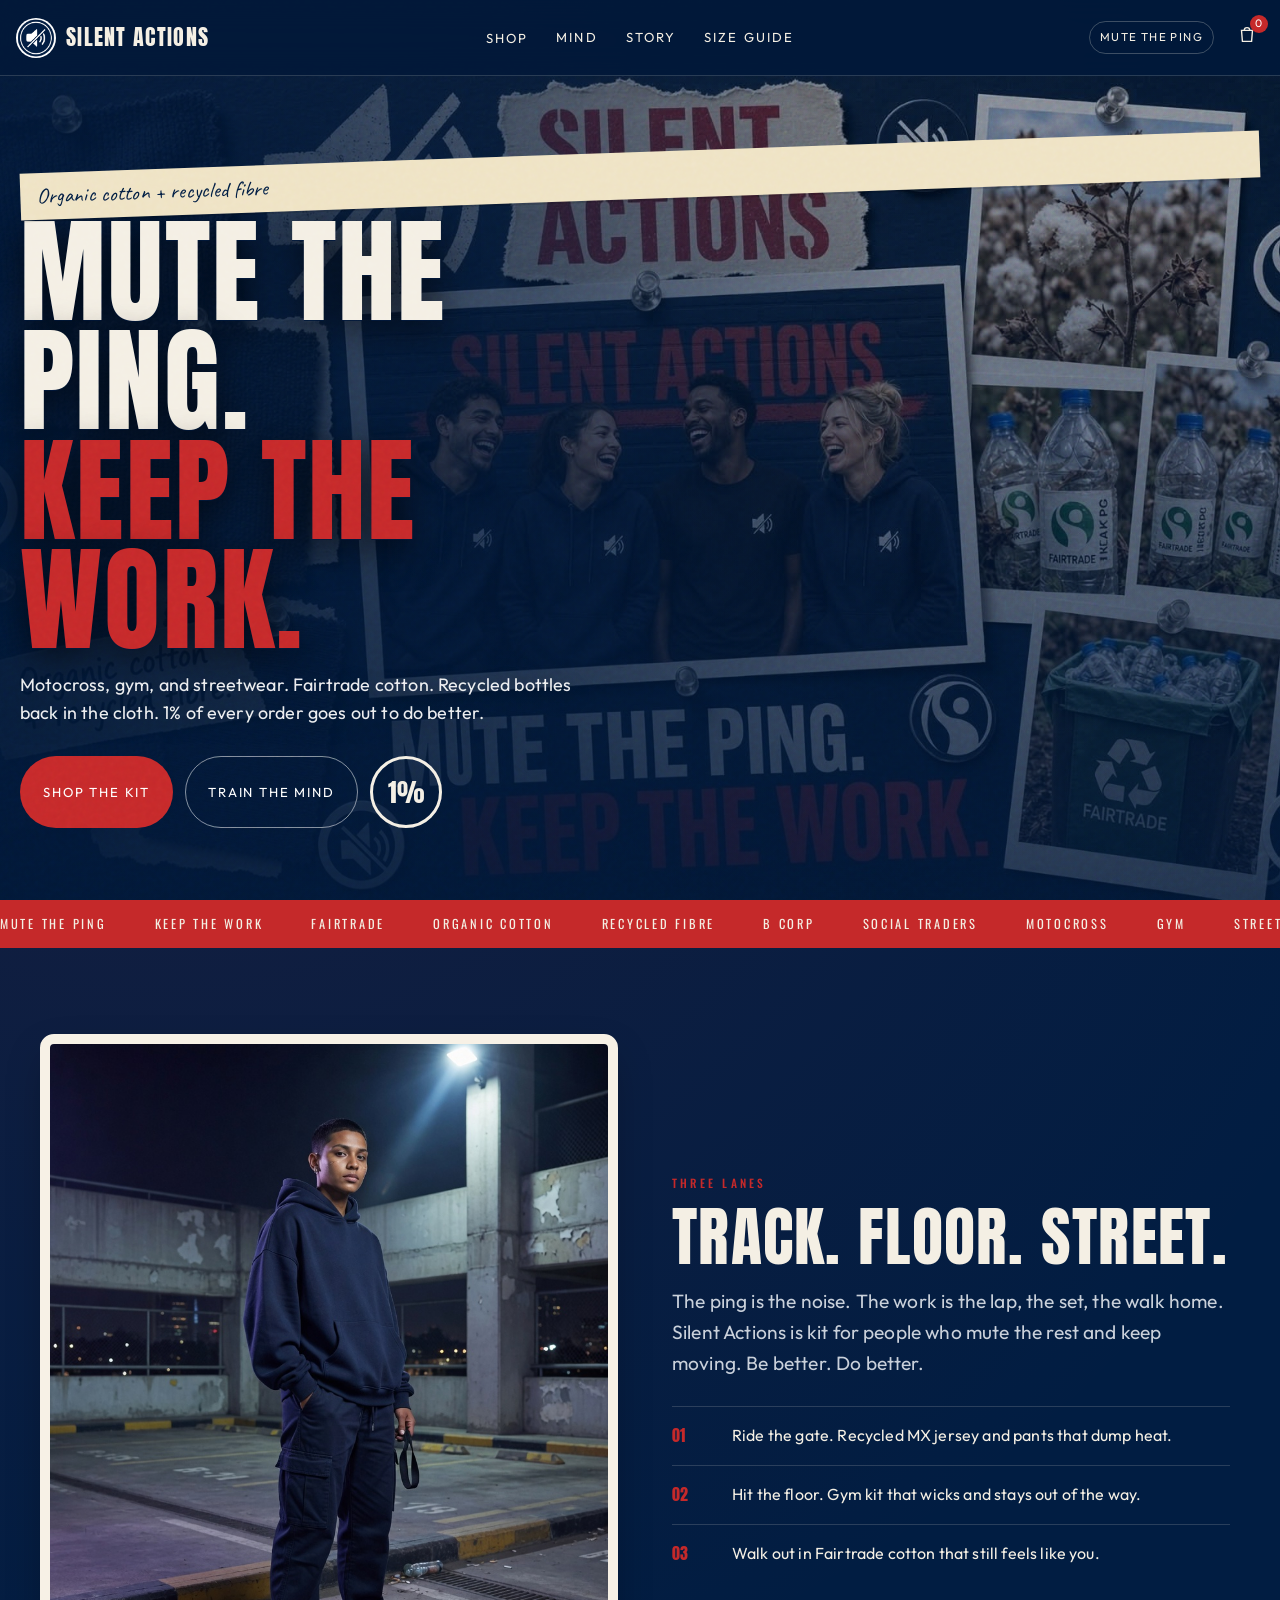
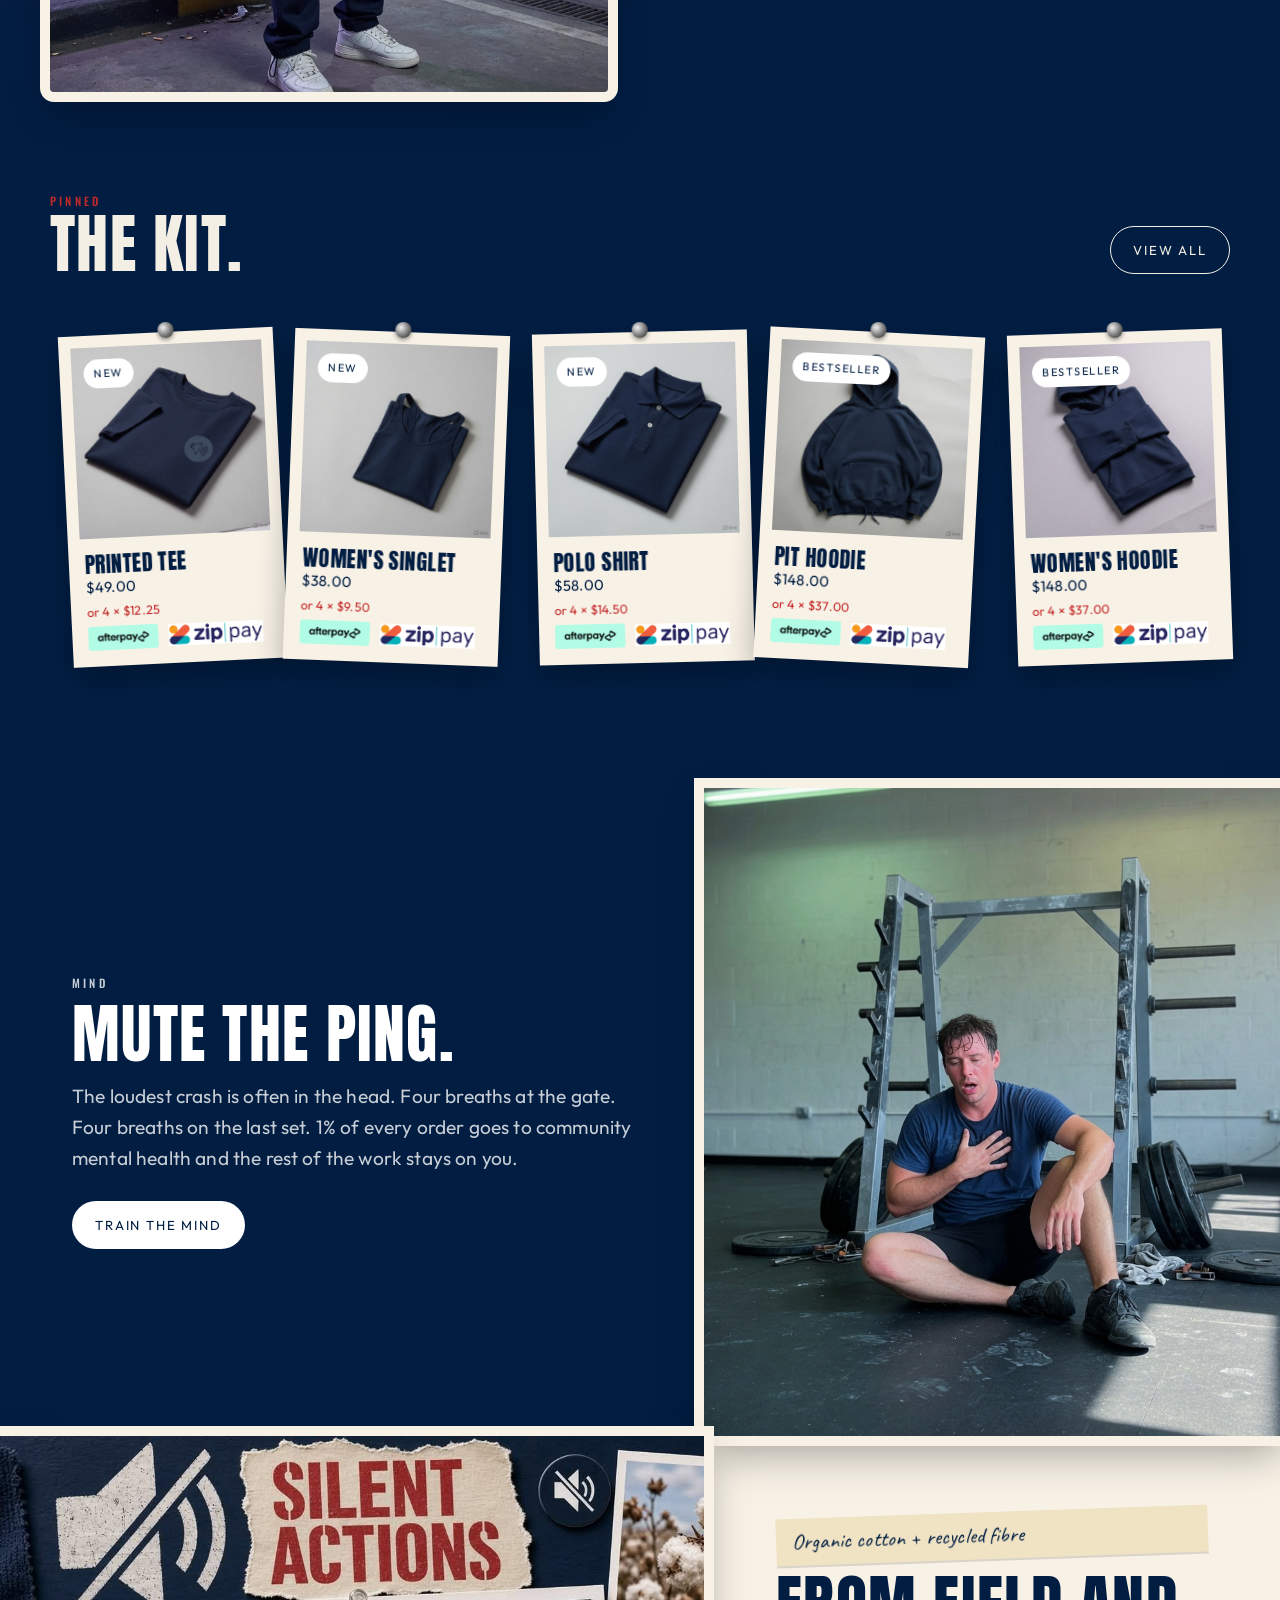
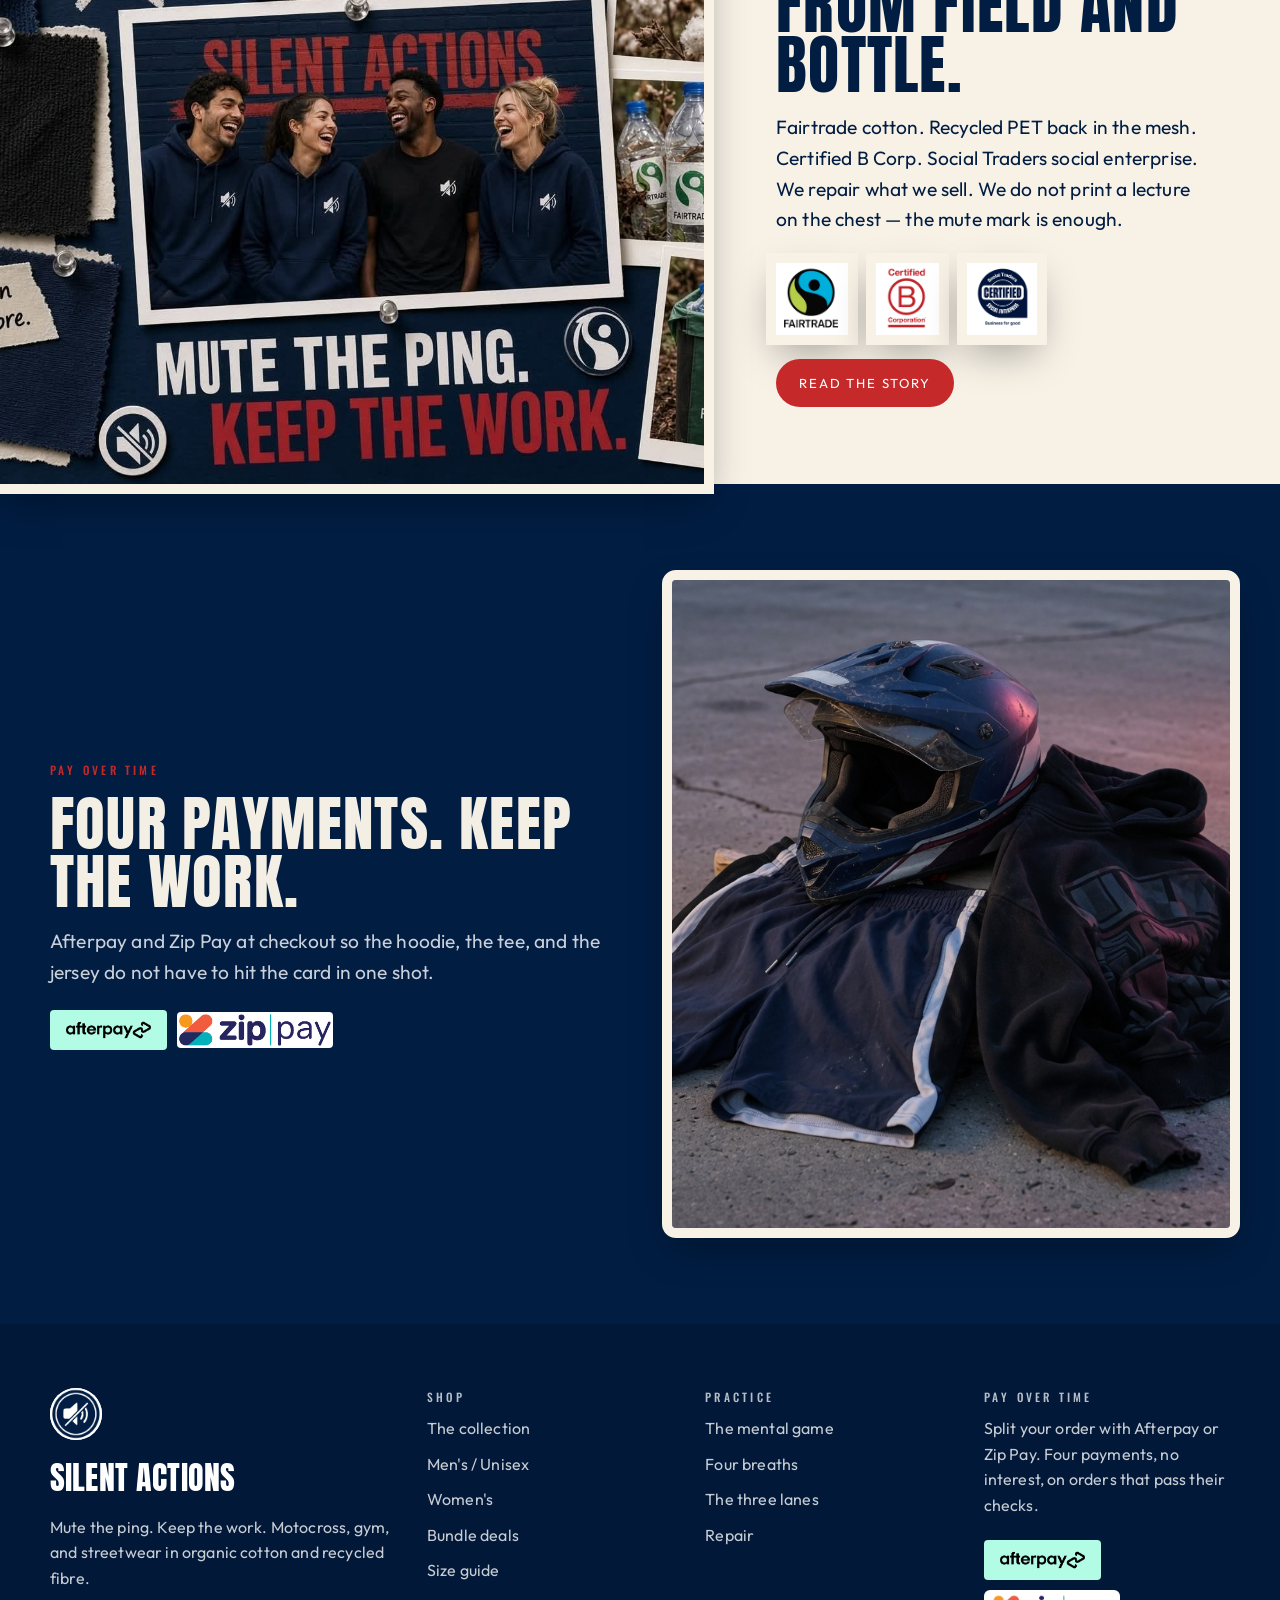
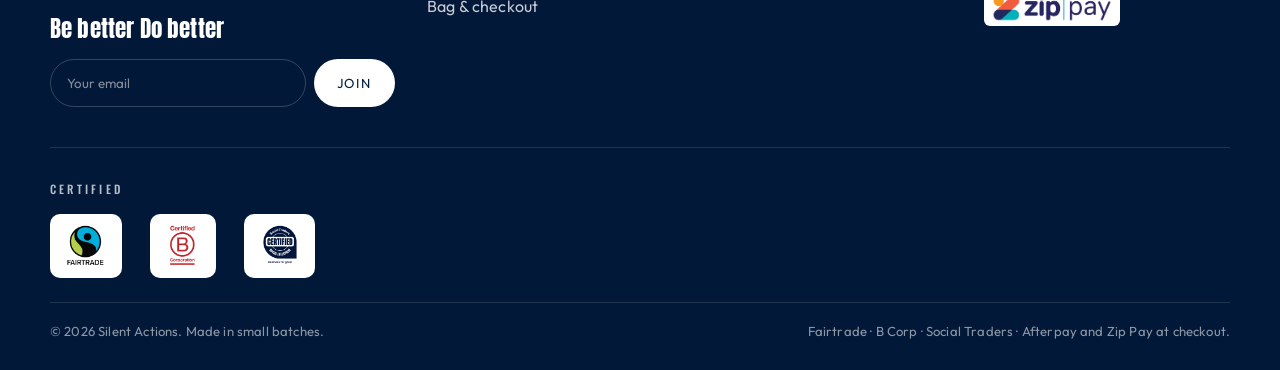
<file: index.html>
<!DOCTYPE html>
<html lang="en" data-site="video" data-build="sa-video-1">

<head>
  <meta charset="UTF-8">
  <meta name="viewport" content="width=device-width, initial-scale=1">
  <meta http-equiv="Cache-Control" content="no-store, no-cache, must-revalidate, max-age=0">
  <meta http-equiv="Pragma" content="no-cache">
  <meta http-equiv="Expires" content="0">
  <meta name="silent-actions-site" content="video">
  <meta name="silent-actions-build" content="sa-video-1">
  <title>Silent Actions — Mute the ping. Keep the work.</title>
  <meta name="description"
    content="Silent Actions: motocross, gym and streetwear. Organic cotton, recycled fibre, Fairtrade. Mute the ping. Keep the work. Afterpay and Zip Pay.">
  <link rel="canonical" href="https://silentactions.vercel.app/">
  <meta property="og:type" content="website">
  <meta property="og:site_name" content="Silent Actions">
  <meta property="og:title" content="Silent Actions — Mute the ping. Keep the work.">
  <meta property="og:description"
    content="Motocross, gym and streetwear. The video site. Mute the ping. Keep the work.">
  <meta property="og:url" content="https://silentactions.vercel.app/">
  <meta property="og:updated_time" content="2026-10-02T03:10:00Z">
  <meta property="og:image" content="https://silentactions.vercel.app/images/moodboard.jpg?v=sa-video-1">
  <meta property="og:image:alt" content="Silent Actions motocross, gym and streetwear">
  <meta property="og:video" content="https://silentactions.vercel.app/videos/gym-floor.mp4?v=sa-video-1">
  <meta property="og:video:secure_url" content="https://silentactions.vercel.app/videos/gym-floor.mp4?v=sa-video-1">
  <meta property="og:video:type" content="video/mp4">
  <meta name="twitter:card" content="summary_large_image">
  <meta name="twitter:title" content="Silent Actions — Mute the ping. Keep the work.">
  <meta name="twitter:description" content="Motocross, gym and streetwear. The video site.">
  <meta name="twitter:image" content="https://silentactions.vercel.app/images/moodboard.jpg?v=sa-video-1">
  <link rel="icon" href="images/logo.png?v=sa-video-1" type="image/png">
  <link rel="preload" as="video" href="videos/gym-floor.mp4?v=sa-video-1" type="video/mp4">
  <link rel="stylesheet" href="css/styles.css?v=sa-video-1">
  <script>
    (function () {
      var BUILD = "sa-video-1";
      fetch("/version.json", { cache: "no-store", credentials: "same-origin" }).then(function (res) {
        return res.ok ? res.json() : null;
      }).then(function (data) {
        if (!data || (data.site === "video" && data.build === BUILD)) return;
        var next = data.build || BUILD;
        var key = "sa-bust-" + next;
        try {
          if (sessionStorage.getItem(key) === "1") return;
          sessionStorage.setItem(key, "1");
        } catch (err) { return; }
        var url = new URL(location.href);
        url.searchParams.set("sa", next);
        location.replace(url.toString());
      }).catch(function () { });
    })();
  </script>
</head>

<body data-page="home">
  <div class="grain"></div>
  <div data-header></div>

  <section class="hero">
    <video autoplay muted loop playsinline disablepictureinpicture disableremoteplayback preload="auto"
      poster="images/moodboard.jpg" aria-label="Gym session in Silent Actions kit" data-silent>
      <source src="videos/gym-floor.mp4?v=sa-video-1" type="video/mp4">
    </video>
    <div class="hero-veil"></div>
    <div class="hero-copy">
      <span class="tape">Organic cotton + recycled fibre</span>
      <h1>Mute the ping.<br><span class="stencil-red">Keep the work.</span></h1>
      <p>Motocross, gym, and streetwear. Fairtrade cotton. Recycled bottles back in the cloth. 1% of every order goes
        out to do better.</p>
      <div class="hero-actions">
        <a class="btn btn-dark" href="shop.html">Shop the kit</a>
        <a class="btn btn-ghost" href="mind.html">Train the mind</a>
        <span class="pct-badge" aria-label="One percent">1%</span>
      </div>
    </div>
  </section>

  <div class="ticker" aria-hidden="true">
    <div class="ticker-track">
      <span>Mute the ping</span><span>Keep the work</span><span>Fairtrade</span>
      <span>Organic cotton</span><span>Recycled fibre</span><span>B Corp</span>
      <span>Social Traders</span><span>Motocross</span><span>Gym</span><span>Street</span>
      <span>Afterpay</span><span>Zip Pay</span><span>Be better Do better</span>
      <span>Mute the ping</span><span>Keep the work</span><span>Fairtrade</span>
      <span>Organic cotton</span><span>Recycled fibre</span><span>B Corp</span>
      <span>Social Traders</span><span>Motocross</span><span>Gym</span><span>Street</span>
      <span>Afterpay</span><span>Zip Pay</span><span>Be better Do better</span>
    </div>
  </div>

  <section class="section">
    <div class="container split">
      <video autoplay muted loop playsinline disablepictureinpicture disableremoteplayback preload="metadata"
        poster="images/portrait.jpg" aria-label="Streetwear look in a night carpark" data-silent>
        <source src="videos/street.mp4?v=sa-video-1" type="video/mp4">
      </video>
      <div class="reveal">
        <span class="eyebrow">Three lanes</span>
        <h2 style="font-size:clamp(2.6rem,5vw,4.6rem);margin:12px 0 18px">Track. Floor. Street.</h2>
        <p class="lede">The ping is the noise. The work is the lap, the set, the walk home. Silent Actions is kit for
          people who mute the rest and keep moving. Be better. Do better.</p>
        <ul class="quiet-list">
          <li><span>01</span>
            <p>Ride the gate. Recycled MX jersey and pants that dump heat.</p>
          </li>
          <li><span>02</span>
            <p>Hit the floor. Gym kit that wicks and stays out of the way.</p>
          </li>
          <li><span>03</span>
            <p>Walk out in Fairtrade cotton that still feels like you.</p>
          </li>
        </ul>
      </div>
    </div>
  </section>

  <section class="section" style="padding-top:0">
    <div class="container">
      <div class="section-head">
        <div>
          <span class="eyebrow">Pinned</span>
          <h2>The kit.</h2>
        </div>
        <a class="btn btn-line" href="shop.html">View all</a>
      </div>
      <div class="product-grid" data-featured></div>
    </div>
  </section>

  <section class="band moss-band">
    <div class="band-copy">
      <span class="eyebrow">Mind</span>
      <h2 style="font-size:clamp(2.6rem,5vw,4.4rem);margin:12px 0 16px">Mute the ping.</h2>
      <p class="lede">The loudest crash is often in the head. Four breaths at the gate. Four breaths on the last set. 1%
        of every order goes to community mental health and the rest of the work stays on you.</p>
      <div class="hero-actions">
        <a class="btn btn-light" href="mind.html">Train the mind</a>
      </div>
    </div>
    <video autoplay muted loop playsinline disablepictureinpicture disableremoteplayback preload="metadata"
      poster="images/breath.jpg" aria-label="Athlete sitting on a gym floor after a session" data-silent>
      <source src="videos/gym-session.mp4?v=sa-video-1" type="video/mp4">
    </video>
  </section>

  <section class="band paper-band">
    <img src="images/moodboard.jpg" alt="Silent Actions materials, Fairtrade cotton and recycled bottles">
    <div class="band-copy">
      <span class="tape">Organic cotton + recycled fibre</span>
      <h2 style="font-size:clamp(2.6rem,5vw,4.4rem);margin:16px 0">From field and bottle.</h2>
      <p class="lede">Fairtrade cotton. Recycled PET back in the mesh. Certified B Corp. Social Traders social
        enterprise. We repair what we sell. We do not print a lecture on the chest — the mute mark is enough.</p>
      <div class="cert-logos" style="margin-top:28px">
        <img src="images/certs/fairtrade.png" alt="Fairtrade">
        <img src="images/certs/bcorp.png" alt="Certified B Corporation">
        <img src="images/certs/social-traders.png" alt="Social Traders Certified Social Enterprise">
      </div>
      <a class="btn btn-dark" href="story.html" style="margin-top:24px;width:fit-content">Read the story</a>
    </div>
  </section>

  <section class="section">
    <div class="container split">
      <div class="reveal">
        <span class="eyebrow">Pay over time</span>
        <h2 style="font-size:clamp(2.4rem,5vw,3.8rem);margin:12px 0 16px">Four payments. Keep the work.</h2>
        <p class="lede">Afterpay and Zip Pay at checkout so the hoodie, the tee, and the jersey do not have to hit the
          card in one shot.</p>
        <div class="pay-row" style="margin-top:22px">
          <span class="pay-logos">
            <img src="images/pay/afterpay.png" alt="Afterpay">
            <img src="images/pay/zip-pay.png" alt="Zip Pay">
          </span>
        </div>
      </div>
      <video autoplay muted loop playsinline disablepictureinpicture disableremoteplayback preload="metadata"
        poster="images/stack.jpg" aria-label="Motocross kit on the move" data-silent>
        <source src="videos/mx.mp4?v=sa-video-1" type="video/mp4">
      </video>
    </div>
  </section>

  <div data-footer></div>
  <script src="js/app.js?v=sa-video-1"></script>
</body>

</html>
</file>
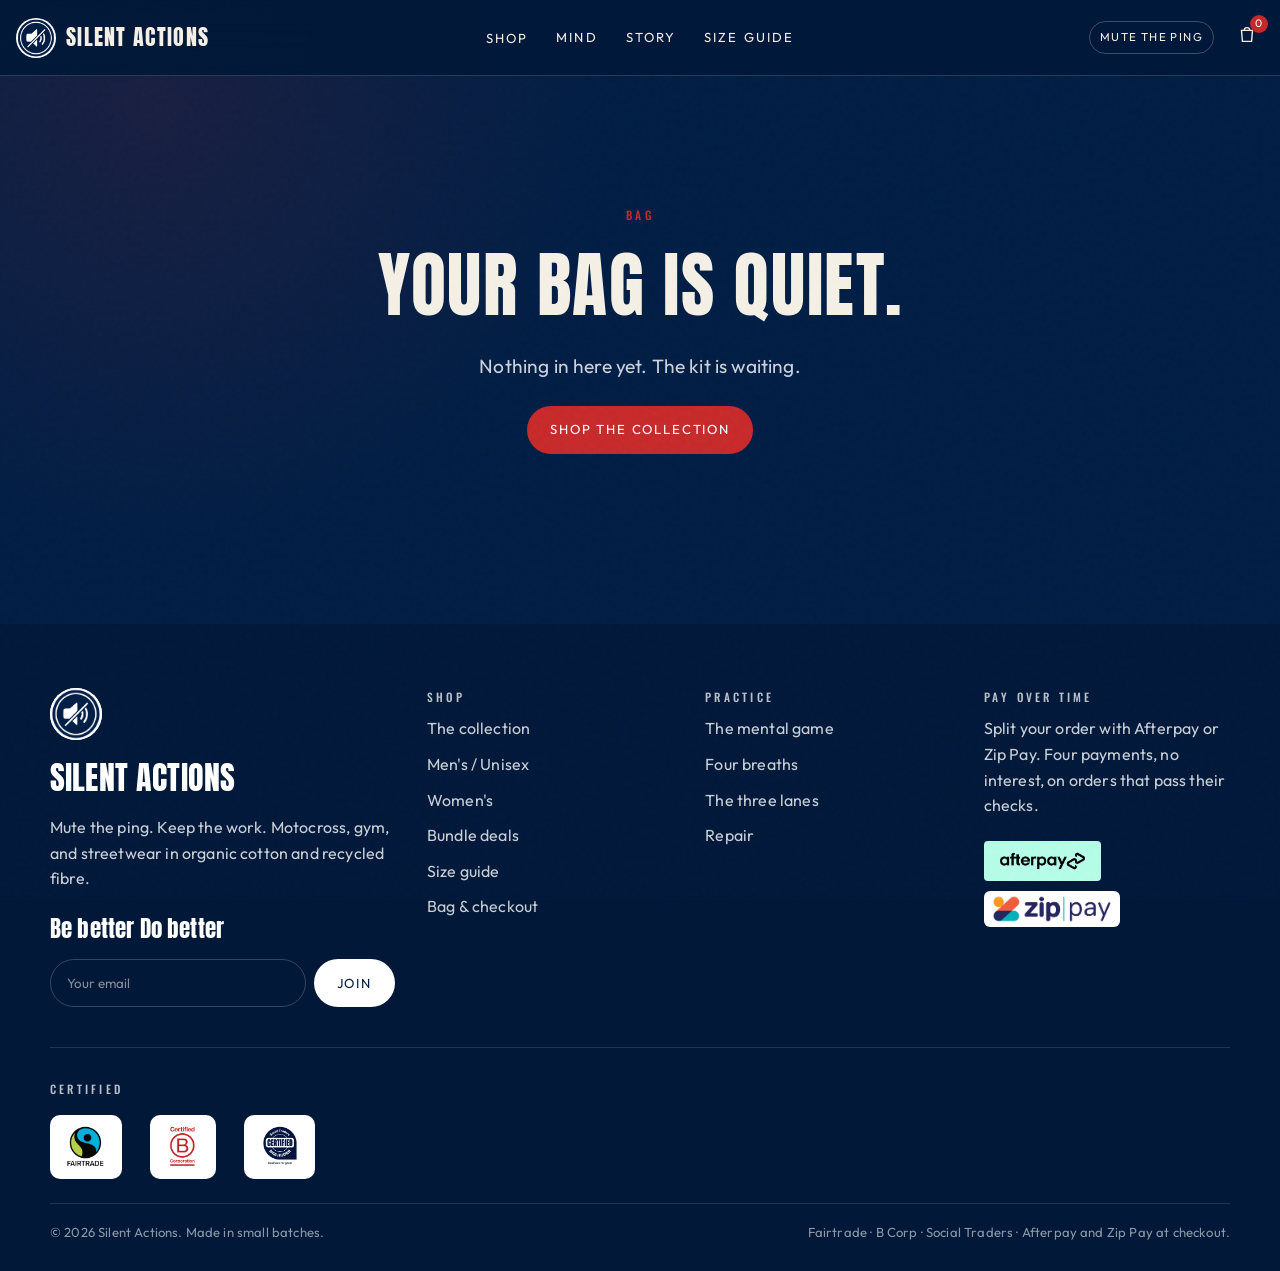
<file: cart.html>
<!DOCTYPE html>
<html lang="en" data-site="video" data-build="sa-video-1">

<head>
  <meta charset="UTF-8">
  <meta name="viewport" content="width=device-width, initial-scale=1">
  <meta http-equiv="Cache-Control" content="no-store, no-cache, must-revalidate, max-age=0">
  <meta http-equiv="Pragma" content="no-cache">
  <meta http-equiv="Expires" content="0">
  <meta name="silent-actions-site" content="video">
  <meta name="silent-actions-build" content="sa-video-1">
  <title>Bag — Silent Actions</title>
  <meta name="description" content="Your Silent Actions bag. Pay with card, Afterpay, or Zip Pay.">
  <link rel="canonical" href="https://silentactions.vercel.app/cart.html">
  <meta property="og:type" content="website">
  <meta property="og:site_name" content="Silent Actions">
  <meta property="og:title" content="Bag — Silent Actions">
  <meta property="og:description" content="Your Silent Actions bag. Pay with card, Afterpay, or Zip Pay.">
  <meta property="og:url" content="https://silentactions.vercel.app/cart.html">
  <meta property="og:updated_time" content="2026-10-02T03:10:00Z">
  <meta property="og:image" content="https://silentactions.vercel.app/images/moodboard.jpg?v=sa-video-1">
  <meta property="og:image:alt" content="Silent Actions motocross, gym and streetwear">
  <meta name="twitter:card" content="summary_large_image">
  <meta name="twitter:title" content="Bag — Silent Actions">
  <meta name="twitter:description" content="Your Silent Actions bag. Pay with card, Afterpay, or Zip Pay.">
  <meta name="twitter:image" content="https://silentactions.vercel.app/images/moodboard.jpg?v=sa-video-1">
  <link rel="icon" href="images/logo.png?v=sa-video-1" type="image/png">
  <link rel="stylesheet" href="css/styles.css?v=sa-video-1">
  <script>
    (function () {
      var BUILD = "sa-video-1";
      fetch("/version.json", { cache: "no-store", credentials: "same-origin" }).then(function (res) {
        return res.ok ? res.json() : null;
      }).then(function (data) {
        if (!data || (data.site === "video" && data.build === BUILD)) return;
        var next = data.build || BUILD;
        var key = "sa-bust-" + next;
        try {
          if (sessionStorage.getItem(key) === "1") return;
          sessionStorage.setItem(key, "1");
        } catch (err) { return; }
        var url = new URL(location.href);
        url.searchParams.set("sa", next);
        location.replace(url.toString());
      }).catch(function () { });
    })();
  </script>
</head>

<body data-page="cart">
  <div class="grain"></div>
  <div data-header></div>
  <main class="container cart-layout" data-cart></main>
  <div data-footer></div>
  <script src="js/app.js?v=sa-video-1"></script>
</body>

</html>
</file>
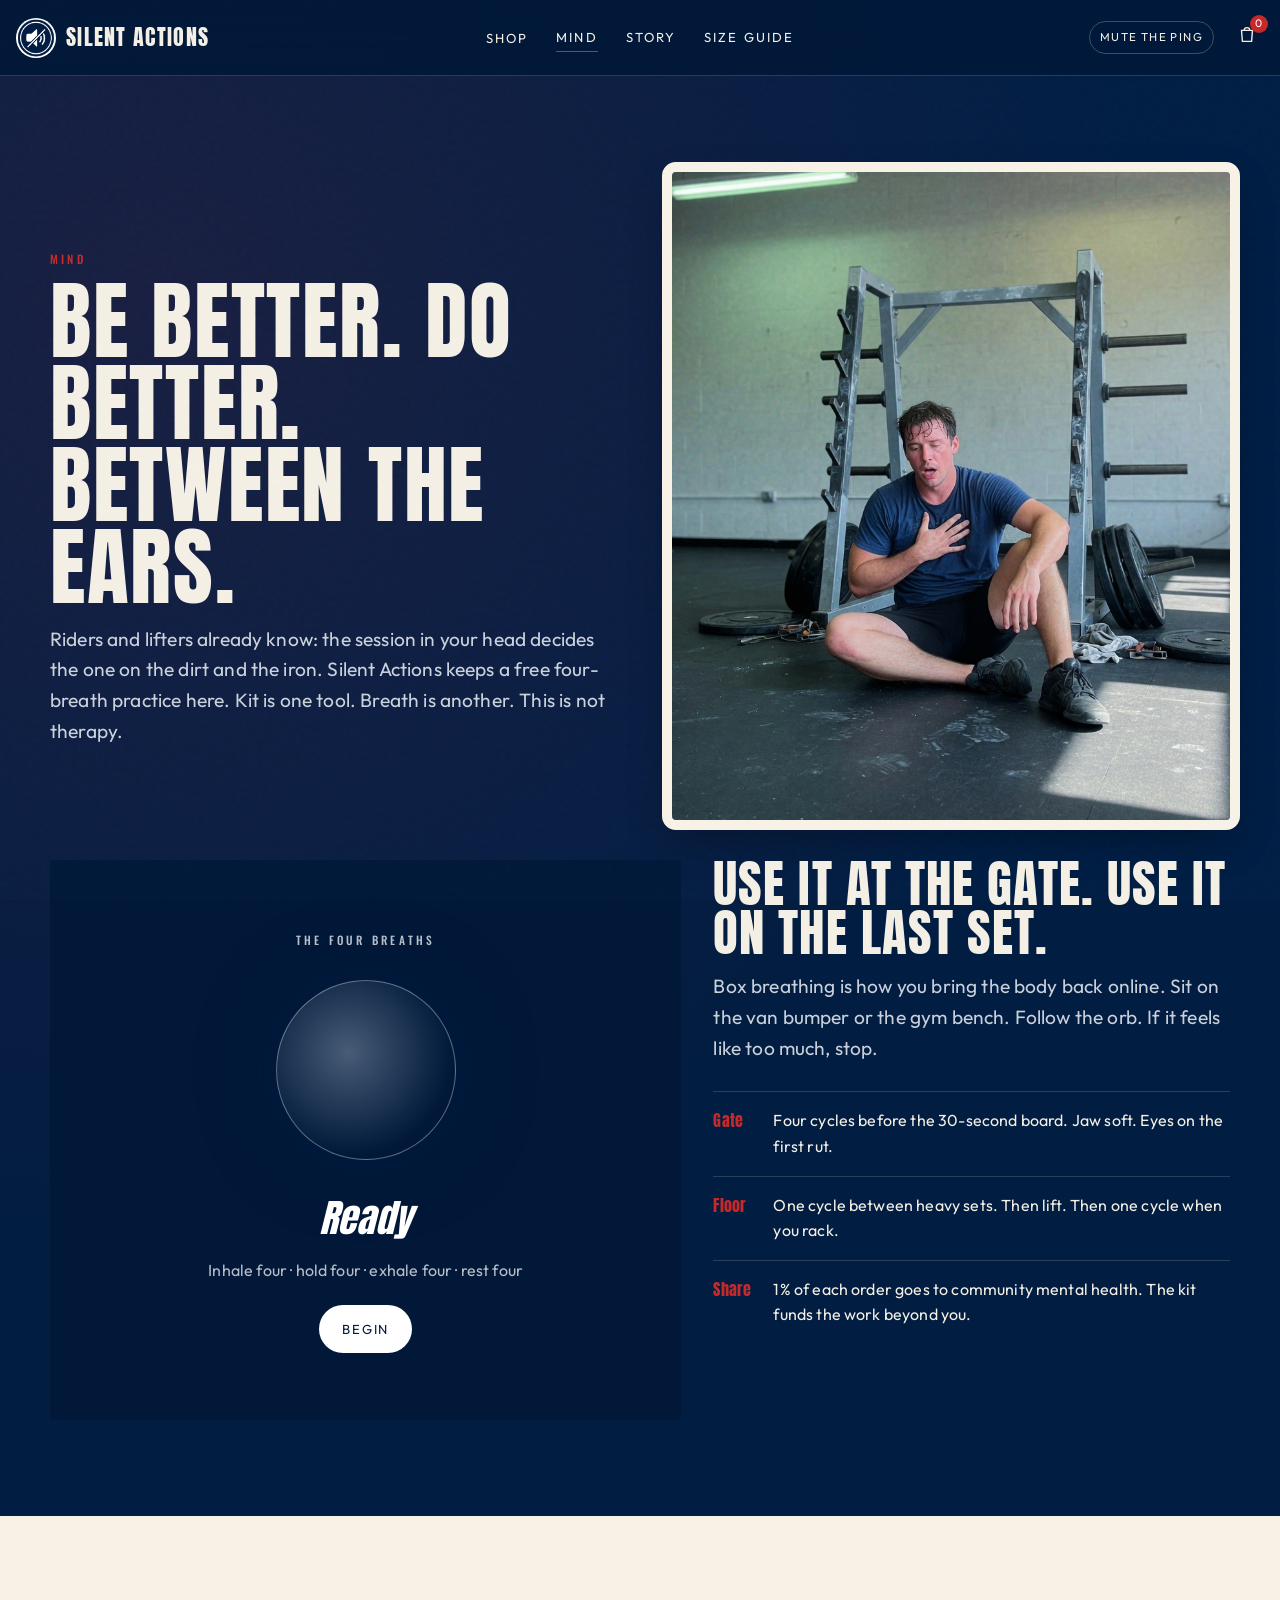
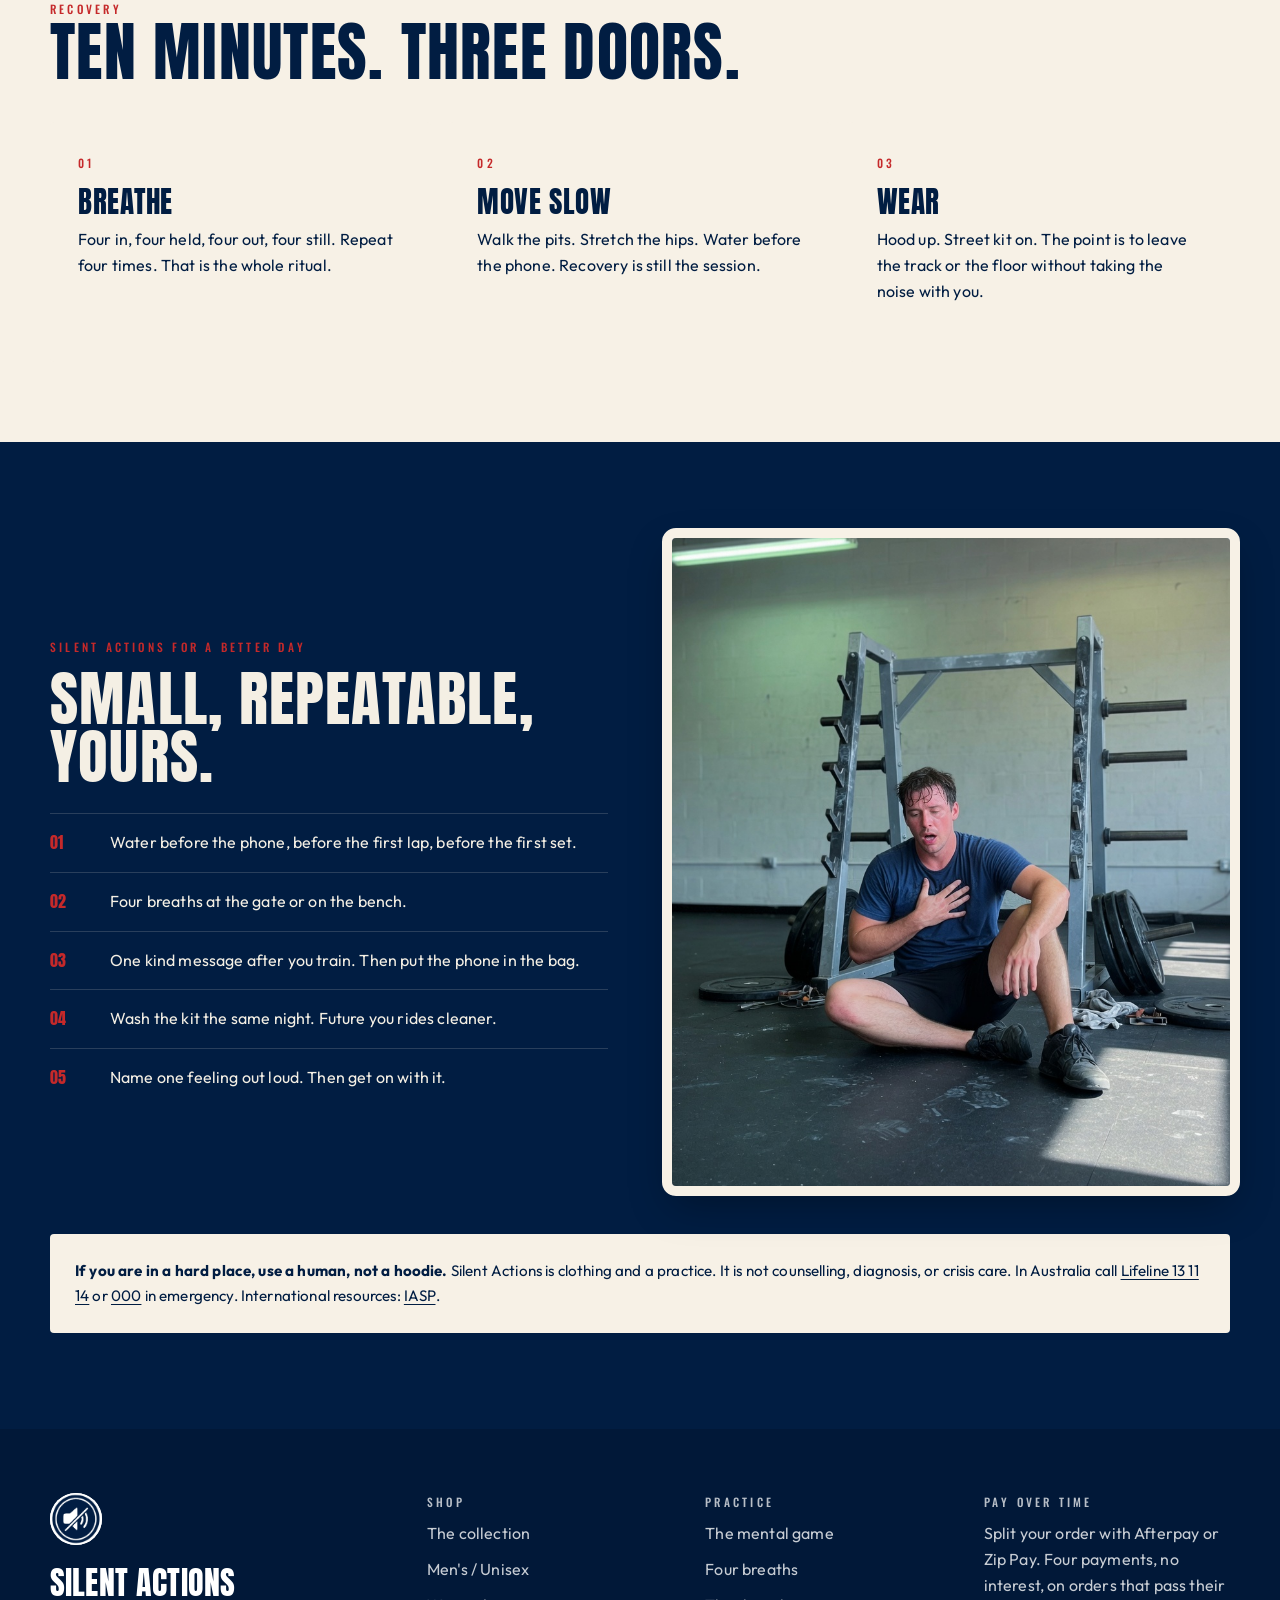
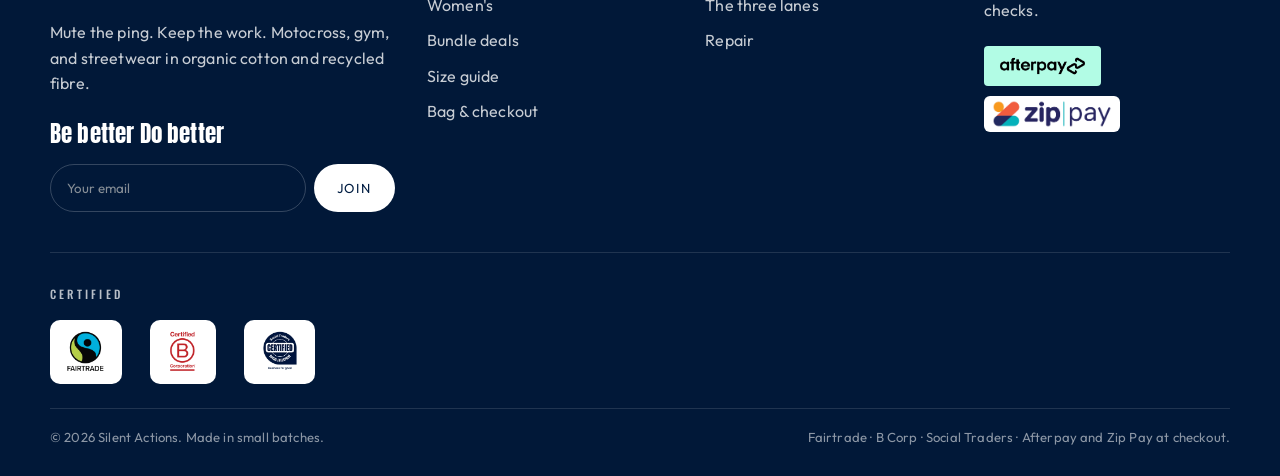
<file: mind.html>
<!DOCTYPE html>
<html lang="en" data-site="video" data-build="sa-video-1">

<head>
  <meta charset="UTF-8">
  <meta name="viewport" content="width=device-width, initial-scale=1">
  <meta http-equiv="Cache-Control" content="no-store, no-cache, must-revalidate, max-age=0">
  <meta http-equiv="Pragma" content="no-cache">
  <meta http-equiv="Expires" content="0">
  <meta name="silent-actions-site" content="video">
  <meta name="silent-actions-build" content="sa-video-1">
  <title>Mind — Silent Actions</title>
  <meta name="description"
    content="The mental game: four-breath practice for the gate, the last set, and the drive home. Silent Actions: Be better Do better.">
  <link rel="canonical" href="https://silentactions.vercel.app/mind.html">
  <meta property="og:type" content="website">
  <meta property="og:site_name" content="Silent Actions">
  <meta property="og:title" content="Mind — Silent Actions">
  <meta property="og:description"
    content="The mental game: four-breath practice for the gate, the last set, and the drive home.">
  <meta property="og:url" content="https://silentactions.vercel.app/mind.html">
  <meta property="og:updated_time" content="2026-10-02T03:10:00Z">
  <meta property="og:image" content="https://silentactions.vercel.app/images/moodboard.jpg?v=sa-video-1">
  <meta property="og:image:alt" content="Silent Actions motocross, gym and streetwear">
  <meta property="og:video" content="https://silentactions.vercel.app/videos/gym-floor.mp4?v=sa-video-1">
  <meta property="og:video:secure_url" content="https://silentactions.vercel.app/videos/gym-floor.mp4?v=sa-video-1">
  <meta property="og:video:type" content="video/mp4">
  <meta name="twitter:card" content="summary_large_image">
  <meta name="twitter:title" content="Mind — Silent Actions">
  <meta name="twitter:description"
    content="The mental game: four-breath practice for the gate, the last set, and the drive home.">
  <meta name="twitter:image" content="https://silentactions.vercel.app/images/moodboard.jpg?v=sa-video-1">
  <link rel="icon" href="images/logo.png?v=sa-video-1" type="image/png">
  <link rel="stylesheet" href="css/styles.css?v=sa-video-1">
  <script>
    (function () {
      var BUILD = "sa-video-1";
      fetch("/version.json", { cache: "no-store", credentials: "same-origin" }).then(function (res) {
        return res.ok ? res.json() : null;
      }).then(function (data) {
        if (!data || (data.site === "video" && data.build === BUILD)) return;
        var next = data.build || BUILD;
        var key = "sa-bust-" + next;
        try {
          if (sessionStorage.getItem(key) === "1") return;
          sessionStorage.setItem(key, "1");
        } catch (err) { return; }
        var url = new URL(location.href);
        url.searchParams.set("sa", next);
        location.replace(url.toString());
      }).catch(function () { });
    })();
  </script>
</head>

<body data-page="mind">
  <div class="grain"></div>
  <div data-header></div>

  <section class="section" style="padding-bottom:40px">
    <div class="container split">
      <div>
        <span class="eyebrow">Mind</span>
        <h1 style="font-size:clamp(3rem,8vw,5.4rem);margin:8px 0 16px">Be better. Do better. Between
          the ears.</h1>
        <p class="lede">Riders and lifters already know: the session in your head decides the one on the dirt and the
          iron. Silent Actions keeps a free four-breath practice here. Kit is one tool. Breath is another. This is not
          therapy.</p>
      </div>
      <video autoplay muted loop playsinline disablepictureinpicture disableremoteplayback preload="metadata"
        poster="images/still.jpg" aria-label="Athlete on a gym floor after training" data-silent>
        <source src="videos/gym-floor.mp4?v=sa-video-1" type="video/mp4">
      </video>
    </div>
  </section>

  <section class="section" id="breath" style="padding-top:0">
    <div class="container breath-layout">
      <div class="breath-panel">
        <div>
          <p class="eyebrow">The four breaths</p>
          <div class="orb" data-orb></div>
          <div class="phase" data-phase>Ready</div>
          <p class="breath-caption" style="margin:8px 0 22px">Inhale four · hold four · exhale four · rest four</p>
          <button class="btn btn-light" data-breath-toggle>Begin</button>
        </div>
      </div>
      <div>
        <h2 style="font-size:clamp(2.2rem,4vw,3.2rem);margin-bottom:14px">Use it at the gate. Use it on the last set.
        </h2>
        <p class="lede">Box breathing is how you bring the body back online. Sit on the van bumper or the gym bench.
          Follow the orb. If it feels like too much, stop.</p>
        <ul class="quiet-list">
          <li><span>Gate</span>
            <p>Four cycles before the 30-second board. Jaw soft. Eyes on the first rut.</p>
          </li>
          <li><span>Floor</span>
            <p>One cycle between heavy sets. Then lift. Then one cycle when you rack.</p>
          </li>
          <li><span>Share</span>
            <p>1% of each order goes to community mental health. The kit funds the work beyond you.</p>
          </li>
        </ul>
      </div>
    </div>
  </section>

  <section class="section paper-band" style="padding:80px 0">
    <div class="container">
      <div class="section-head">
        <div>
          <span class="eyebrow">Recovery</span>
          <h2>Ten minutes. Three doors.</h2>
        </div>
      </div>
      <div class="ritual-grid">
        <article class="ritual">
          <span class="eyebrow">01</span>
          <h3>Breathe</h3>
          <p>Four in, four held, four out, four still. Repeat four times. That is the whole ritual.</p>
        </article>
        <article class="ritual">
          <span class="eyebrow">02</span>
          <h3>Move slow</h3>
          <p>Walk the pits. Stretch the hips. Water before the phone. Recovery is still the session.</p>
        </article>
        <article class="ritual">
          <span class="eyebrow">03</span>
          <h3>Wear</h3>
          <p>Hood up. Street kit on. The point is to leave the track or the floor without taking the noise with you.</p>
        </article>
      </div>
    </div>
  </section>

  <section class="section">
    <div class="container split invert">
      <div>
        <span class="eyebrow">Silent actions for a better day</span>
        <h2 style="font-size:clamp(2.4rem,5vw,3.8rem);margin:10px 0 16px">Small, repeatable, yours.</h2>
        <ul class="quiet-list">
          <li><span>01</span>
            <p>Water before the phone, before the first lap, before the first set.</p>
          </li>
          <li><span>02</span>
            <p>Four breaths at the gate or on the bench.</p>
          </li>
          <li><span>03</span>
            <p>One kind message after you train. Then put the phone in the bag.</p>
          </li>
          <li><span>04</span>
            <p>Wash the kit the same night. Future you rides cleaner.</p>
          </li>
          <li><span>05</span>
            <p>Name one feeling out loud. Then get on with it.</p>
          </li>
        </ul>
      </div>
      <video autoplay muted loop playsinline disablepictureinpicture disableremoteplayback preload="metadata"
        poster="images/breath.jpg" aria-label="Athlete recovering after a gym session" data-silent>
        <source src="videos/gym-session.mp4?v=sa-video-1" type="video/mp4">
      </video>
    </div>
    <div class="container">
      <div class="crisis">
        <strong>If you are in a hard place, use a human, not a hoodie.</strong>
        Silent Actions is clothing and a practice. It is not counselling, diagnosis, or crisis care.
        In Australia call <a href="tel:131114">Lifeline 13 11 14</a> or <a href="tel:000">000</a> in emergency.
        International resources: <a href="https://www.iasp.info/suicidalthoughts/" rel="noopener">IASP</a>.
      </div>
    </div>
  </section>

  <div data-footer></div>
  <script src="js/app.js?v=sa-video-1"></script>
</body>

</html>
</file>
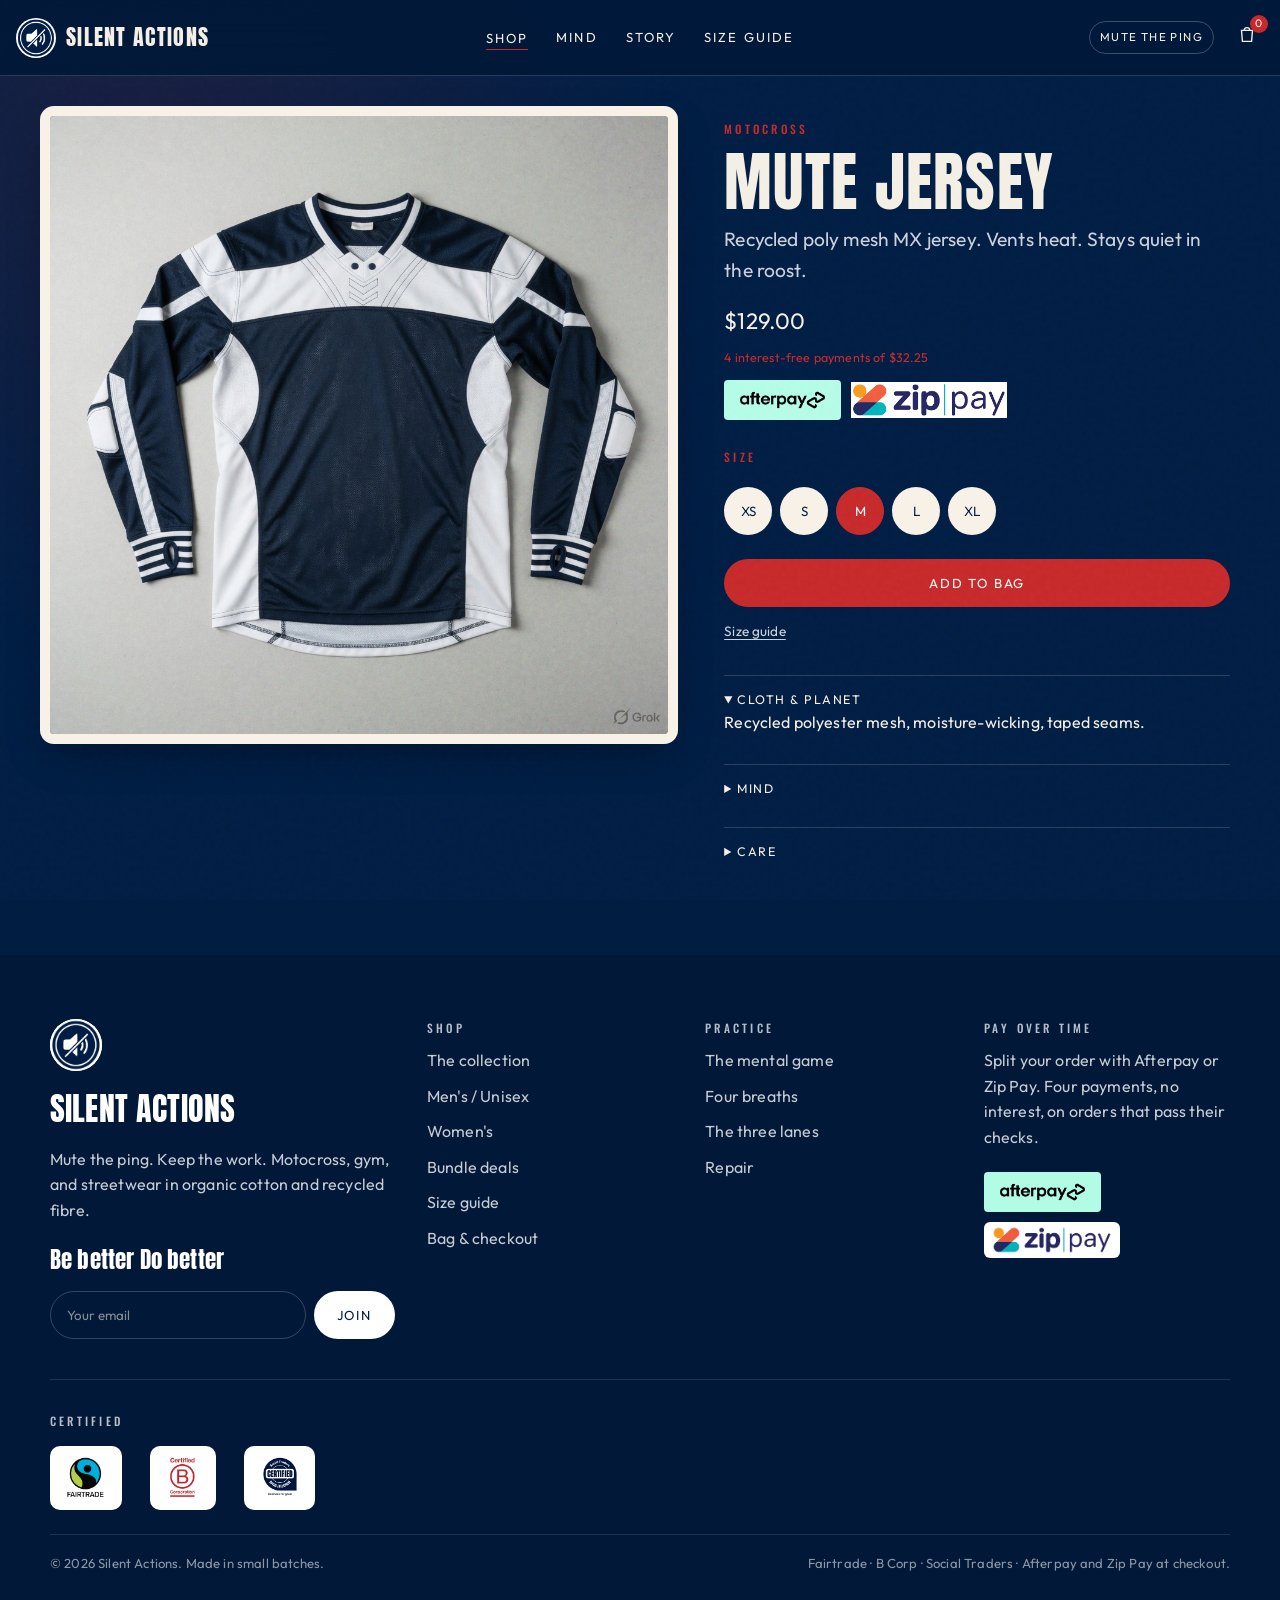
<file: product.html>
<!DOCTYPE html>
<html lang="en" data-site="video" data-build="sa-video-1">

<head>
  <meta charset="UTF-8">
  <meta name="viewport" content="width=device-width, initial-scale=1">
  <meta http-equiv="Cache-Control" content="no-store, no-cache, must-revalidate, max-age=0">
  <meta http-equiv="Pragma" content="no-cache">
  <meta http-equiv="Expires" content="0">
  <meta name="silent-actions-site" content="video">
  <meta name="silent-actions-build" content="sa-video-1">
  <title>Piece — Silent Actions</title>
  <meta name="description" content="Silent Actions motocross, gym, and streetwear. Afterpay and Zip Pay available.">
  <link rel="canonical" href="https://silentactions.vercel.app/product.html">
  <meta property="og:type" content="website">
  <meta property="og:site_name" content="Silent Actions">
  <meta property="og:title" content="Piece — Silent Actions">
  <meta property="og:description"
    content="Silent Actions motocross, gym, and streetwear. Afterpay and Zip Pay available.">
  <meta property="og:url" content="https://silentactions.vercel.app/product.html">
  <meta property="og:updated_time" content="2026-10-02T03:10:00Z">
  <meta property="og:image" content="https://silentactions.vercel.app/images/moodboard.jpg?v=sa-video-1">
  <meta property="og:image:alt" content="Silent Actions motocross, gym and streetwear">
  <meta name="twitter:card" content="summary_large_image">
  <meta name="twitter:title" content="Piece — Silent Actions">
  <meta name="twitter:description"
    content="Silent Actions motocross, gym, and streetwear. Afterpay and Zip Pay available.">
  <meta name="twitter:image" content="https://silentactions.vercel.app/images/moodboard.jpg?v=sa-video-1">
  <link rel="icon" href="images/logo.png?v=sa-video-1" type="image/png">
  <link rel="stylesheet" href="css/styles.css?v=sa-video-1">
  <script>
    (function () {
      var BUILD = "sa-video-1";
      fetch("/version.json", { cache: "no-store", credentials: "same-origin" }).then(function (res) {
        return res.ok ? res.json() : null;
      }).then(function (data) {
        if (!data || (data.site === "video" && data.build === BUILD)) return;
        var next = data.build || BUILD;
        var key = "sa-bust-" + next;
        try {
          if (sessionStorage.getItem(key) === "1") return;
          sessionStorage.setItem(key, "1");
        } catch (err) { return; }
        var url = new URL(location.href);
        url.searchParams.set("sa", next);
        location.replace(url.toString());
      }).catch(function () { });
    })();
  </script>
</head>

<body data-page="product">
  <div class="grain"></div>
  <div data-header></div>
  <main class="container product-page" data-product></main>
  <div data-footer></div>
  <script src="js/app.js?v=sa-video-1"></script>
</body>

</html>
</file>
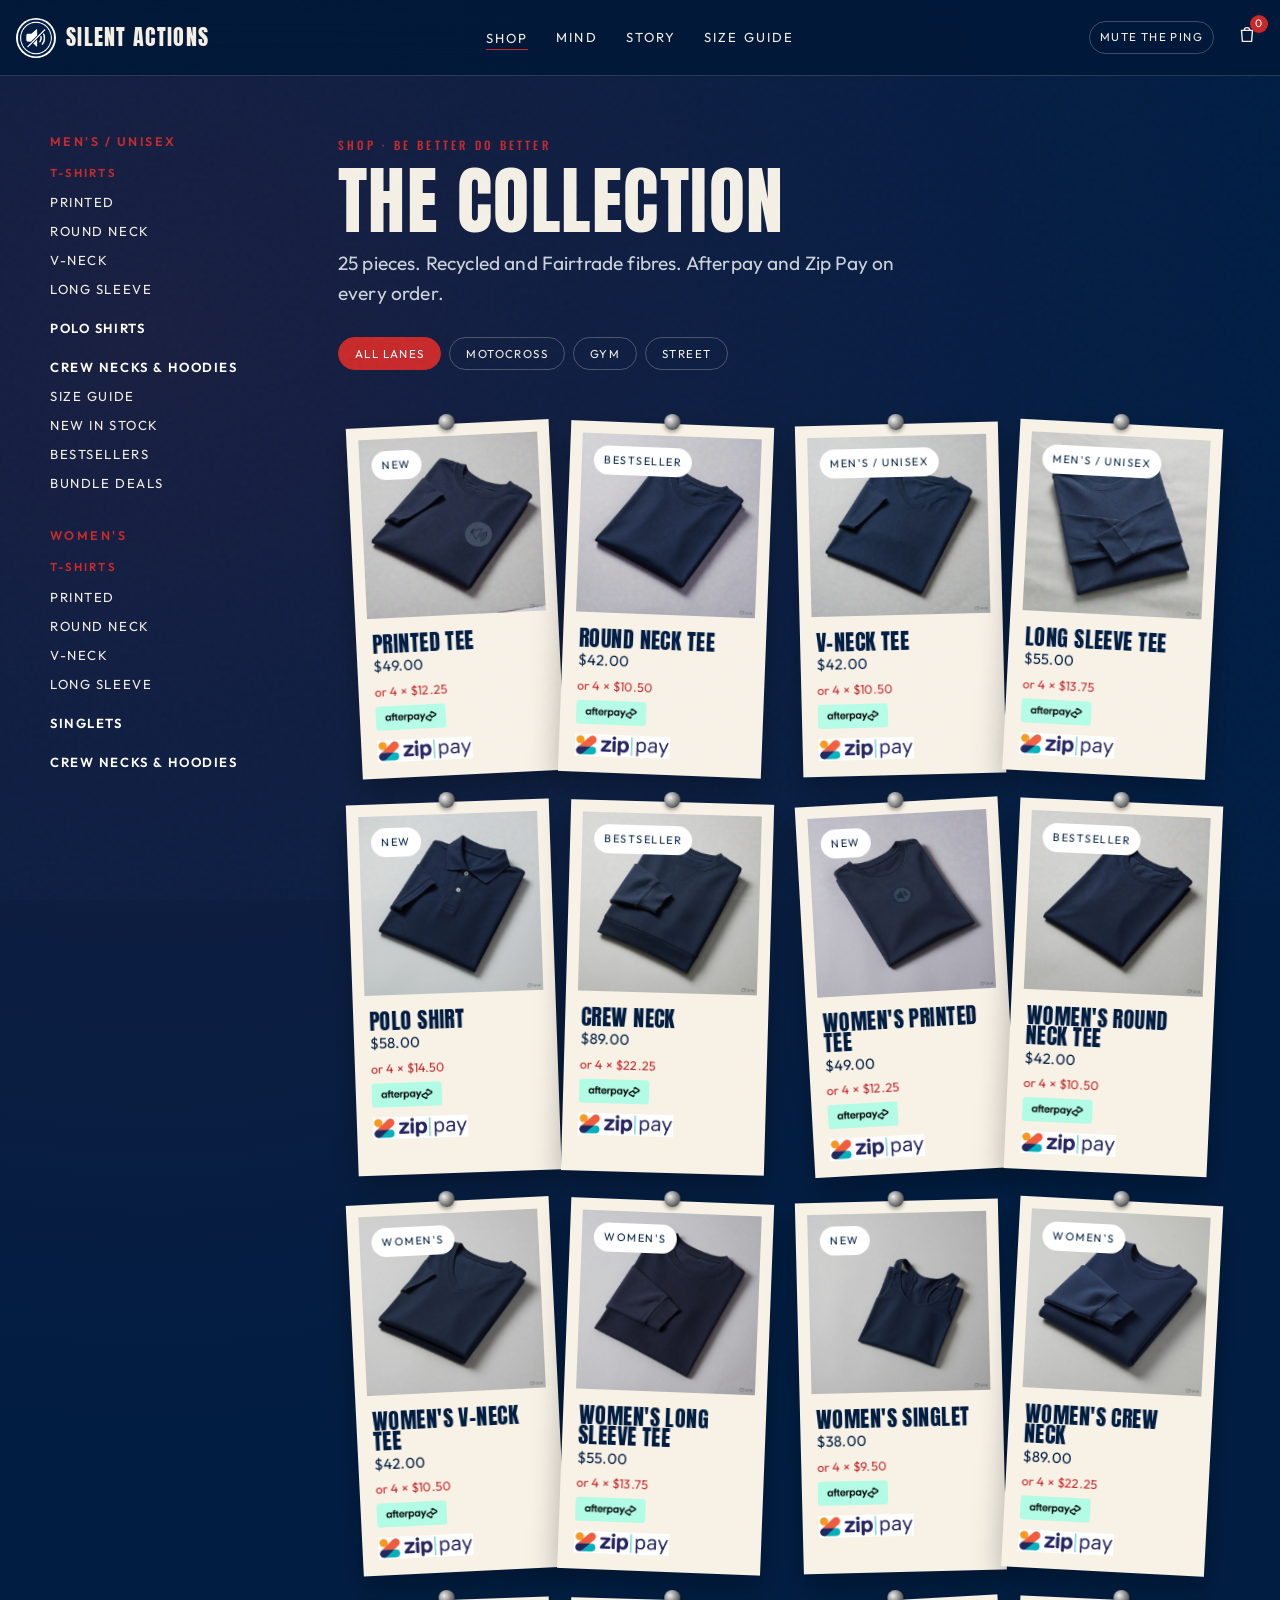
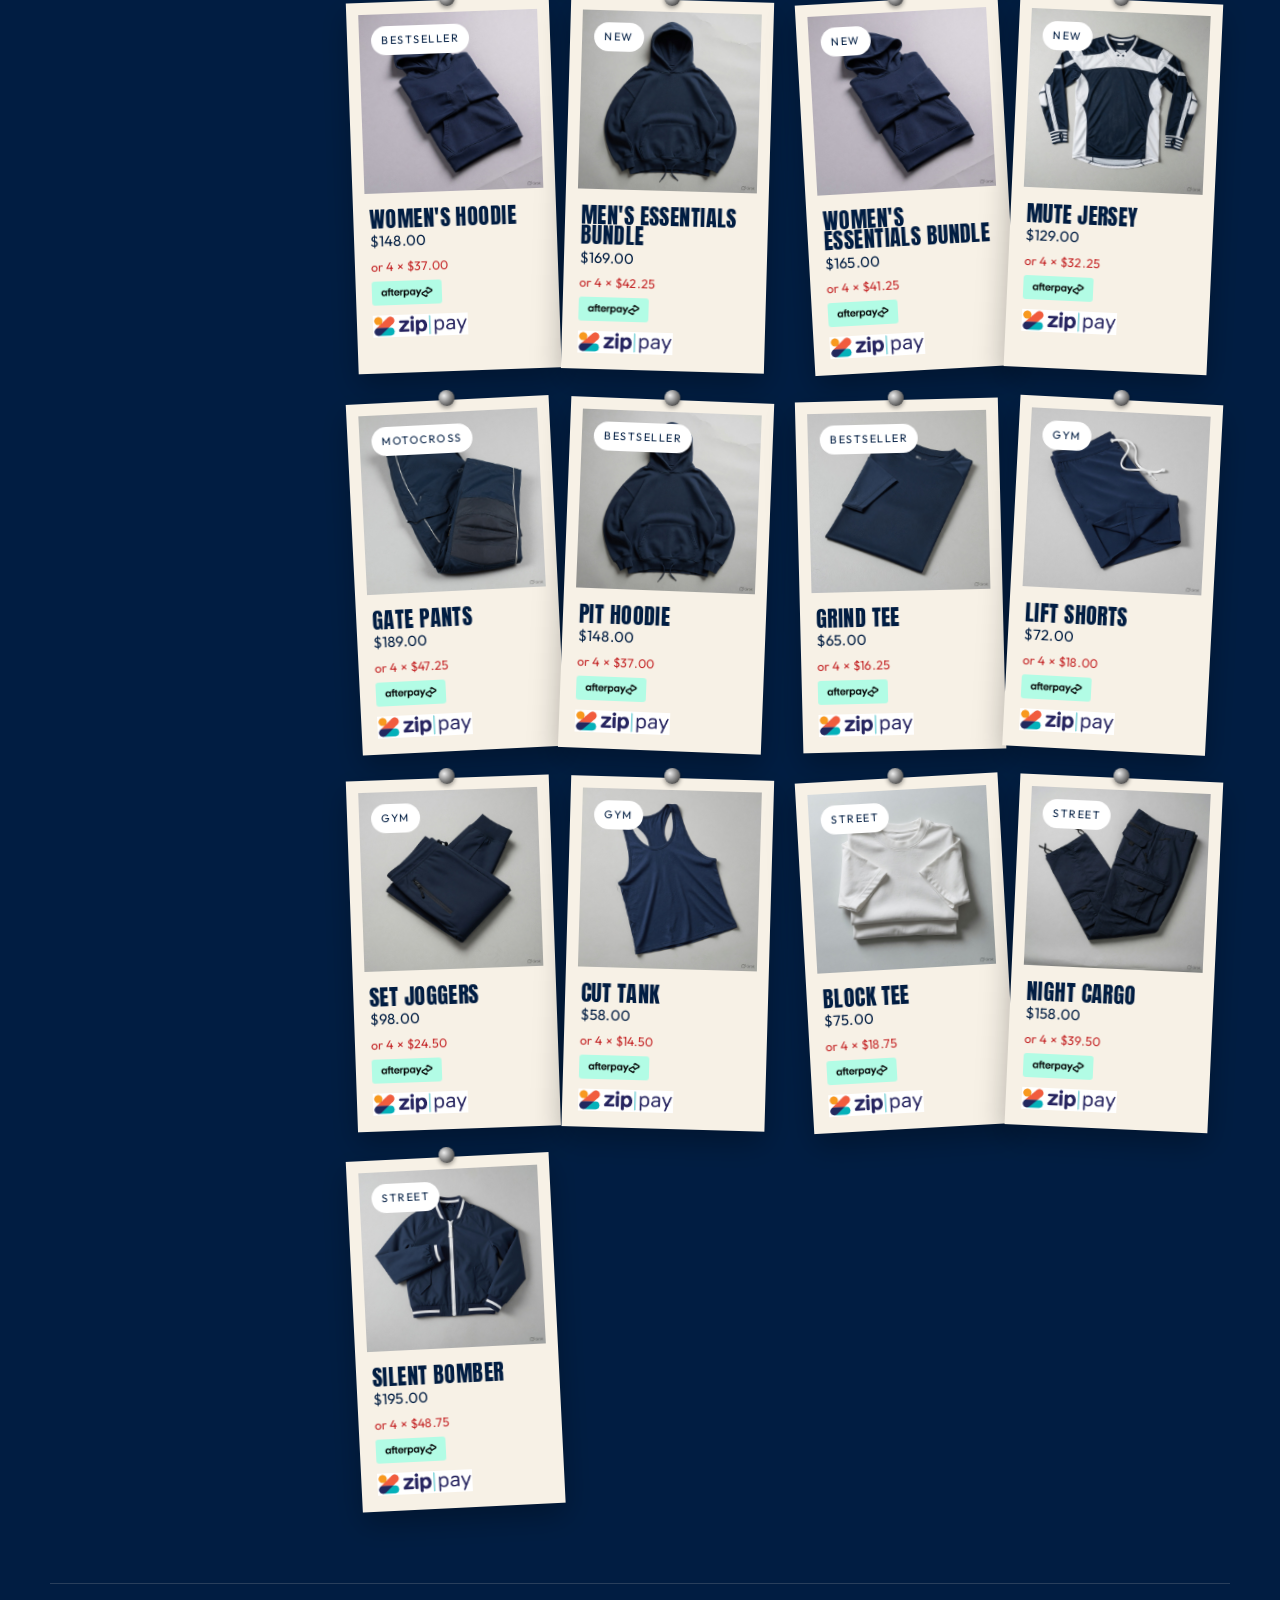
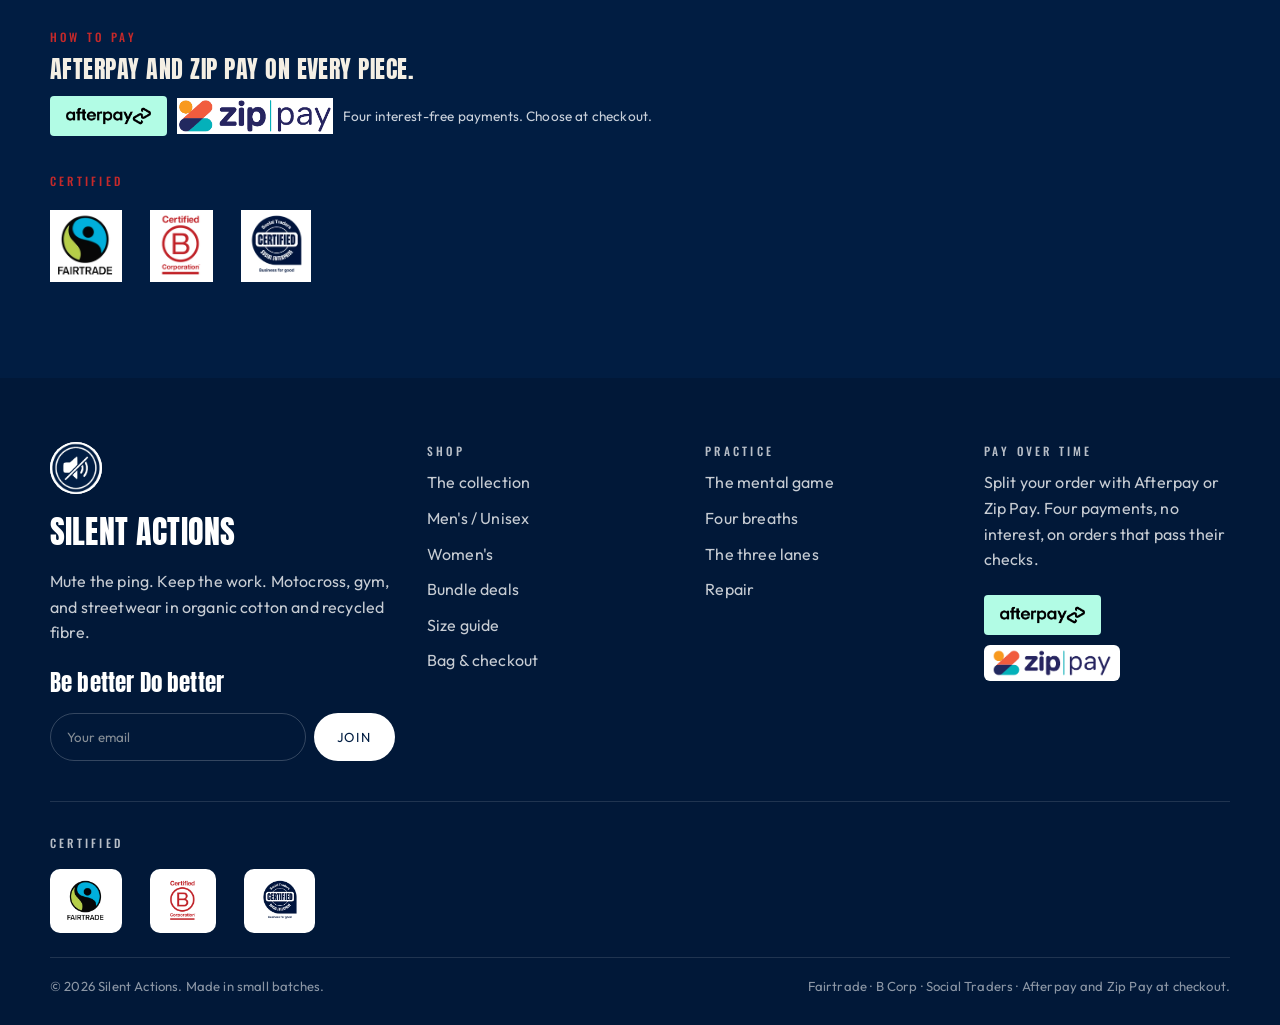
<file: shop.html>
<!DOCTYPE html>
<html lang="en" data-site="video" data-build="sa-video-1">

<head>
  <meta charset="UTF-8">
  <meta name="viewport" content="width=device-width, initial-scale=1">
  <meta http-equiv="Cache-Control" content="no-store, no-cache, must-revalidate, max-age=0">
  <meta http-equiv="Pragma" content="no-cache">
  <meta http-equiv="Expires" content="0">
  <meta name="silent-actions-site" content="video">
  <meta name="silent-actions-build" content="sa-video-1">
  <title>Shop — Silent Actions</title>
  <meta name="description"
    content="Shop Silent Actions men's, women's and unisex t-shirts, polos, singlets, crew necks and hoodies. Afterpay and Zip Pay.">
  <link rel="canonical" href="https://silentactions.vercel.app/shop.html">
  <meta property="og:type" content="website">
  <meta property="og:site_name" content="Silent Actions">
  <meta property="og:title" content="Shop — Silent Actions">
  <meta property="og:description"
    content="Shop Silent Actions men's, women's and unisex t-shirts, polos, singlets, crew necks and hoodies. Afterpay and Zip Pay.">
  <meta property="og:url" content="https://silentactions.vercel.app/shop.html">
  <meta property="og:updated_time" content="2026-10-02T03:10:00Z">
  <meta property="og:image" content="https://silentactions.vercel.app/images/moodboard.jpg?v=sa-video-1">
  <meta property="og:image:alt" content="Silent Actions motocross, gym and streetwear">
  <meta name="twitter:card" content="summary_large_image">
  <meta name="twitter:title" content="Shop — Silent Actions">
  <meta name="twitter:description"
    content="Shop Silent Actions men's, women's and unisex t-shirts, polos, singlets, crew necks and hoodies.">
  <meta name="twitter:image" content="https://silentactions.vercel.app/images/moodboard.jpg?v=sa-video-1">
  <link rel="icon" href="images/logo.png?v=sa-video-1" type="image/png">
  <link rel="stylesheet" href="css/styles.css?v=sa-video-1">
  <script>
    (function () {
      var BUILD = "sa-video-1";
      fetch("/version.json", { cache: "no-store", credentials: "same-origin" }).then(function (res) {
        return res.ok ? res.json() : null;
      }).then(function (data) {
        if (!data || (data.site === "video" && data.build === BUILD)) return;
        var next = data.build || BUILD;
        var key = "sa-bust-" + next;
        try {
          if (sessionStorage.getItem(key) === "1") return;
          sessionStorage.setItem(key, "1");
        } catch (err) { return; }
        var url = new URL(location.href);
        url.searchParams.set("sa", next);
        location.replace(url.toString());
      }).catch(function () { });
    })();
  </script>
</head>

<body data-page="shop">
  <div class="grain"></div>
  <div data-header></div>

  <section class="shop-hero">
    <div class="container shop-layout">
      <aside class="shop-sidebar" data-shop-nav></aside>
      <div>
        <span class="eyebrow">Shop · Be better Do better</span>
        <h1 data-shop-title style="font-size:clamp(2.6rem,6vw,4.6rem);margin:8px 0 12px">The collection
        </h1>
        <p class="lede" data-shop-lede>T-shirts, polos, singlets, crews and hoodies. Motocross, gym and street. Afterpay
          and Zip Pay.</p>
        <div class="filters" role="tablist">
          <button class="filter-btn" data-filter="all" aria-pressed="true">All lanes</button>
          <button class="filter-btn" data-filter="mx" aria-pressed="false">Motocross</button>
          <button class="filter-btn" data-filter="gym" aria-pressed="false">Gym</button>
          <button class="filter-btn" data-filter="street" aria-pressed="false">Street</button>
        </div>
        <div class="product-grid" data-product-grid></div>
      </div>
    </div>
  </section>

  <section class="section" style="padding-top:24px">
    <div class="container" style="border-top:1px solid var(--sa-line);padding-top:40px">
      <p class="eyebrow">How to pay</p>
      <h2 style="margin:8px 0 16px">Afterpay and Zip Pay on every piece.</h2>
      <div class="pay-row">
        <span class="pay-logos">
          <img src="images/pay/afterpay.png" alt="Afterpay">
          <img src="images/pay/zip-pay.png" alt="Zip Pay">
        </span>
        <span class="pay-note">Four interest-free payments. Choose at checkout.</span>
      </div>
      <p class="eyebrow" style="margin-top:36px">Certified</p>
      <div class="cert-logos" style="margin-top:16px">
        <img src="images/certs/fairtrade.png" alt="Fairtrade">
        <img src="images/certs/bcorp.png" alt="Certified B Corporation">
        <img src="images/certs/social-traders.png" alt="Social Traders Certified Social Enterprise">
      </div>
    </div>
  </section>

  <div data-footer></div>
  <script src="js/app.js?v=sa-video-1"></script>
</body>

</html>
</file>
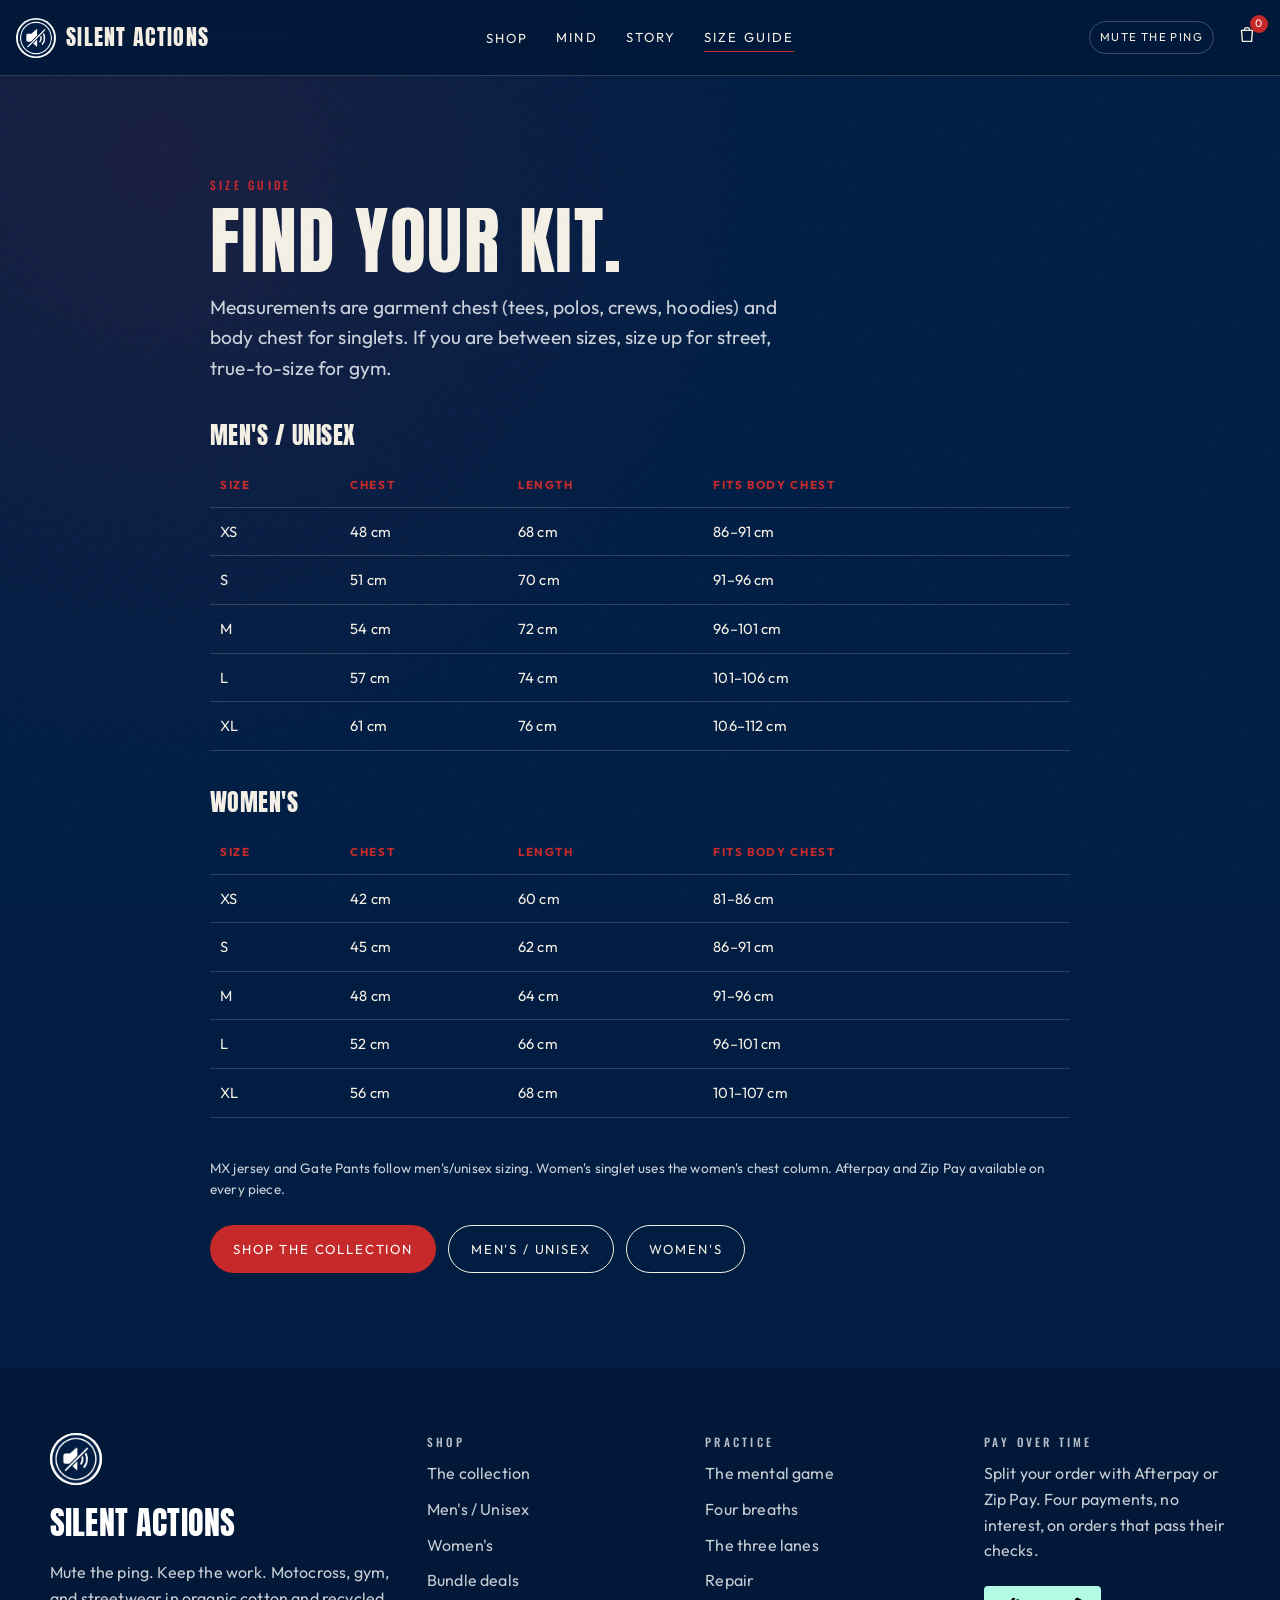
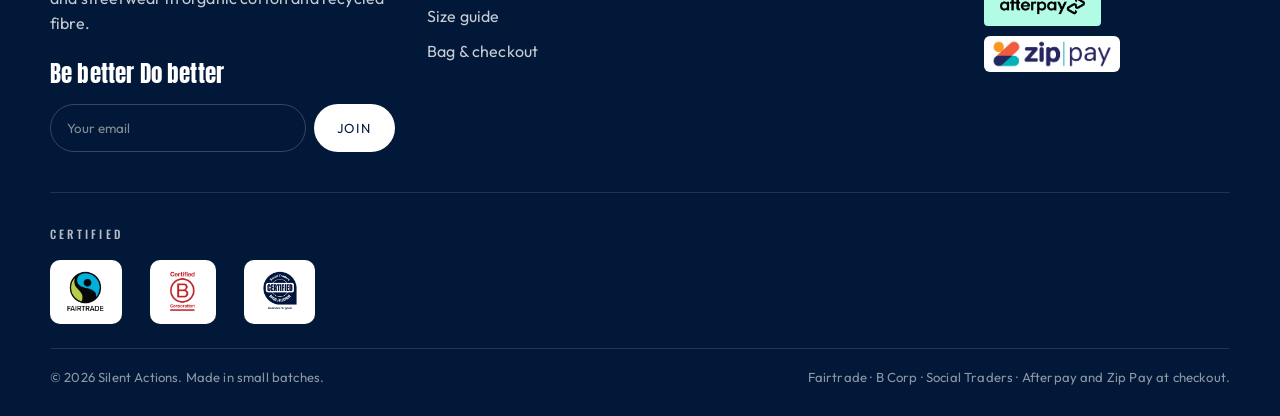
<file: size-guide.html>
<!DOCTYPE html>
<html lang="en" data-site="video" data-build="sa-video-1">

<head>
    <meta charset="UTF-8">
    <meta name="viewport" content="width=device-width, initial-scale=1">
    <meta http-equiv="Cache-Control" content="no-store, no-cache, must-revalidate, max-age=0">
    <meta http-equiv="Pragma" content="no-cache">
    <meta http-equiv="Expires" content="0">
    <meta name="silent-actions-site" content="video">
    <meta name="silent-actions-build" content="sa-video-1">
    <title>Size guide — Silent Actions</title>
    <meta name="description"
        content="Silent Actions size guide for men's/unisex and women's t-shirts, polos, singlets, crews and hoodies.">
    <link rel="canonical" href="https://silentactions.vercel.app/size-guide.html">
    <meta property="og:type" content="website">
    <meta property="og:site_name" content="Silent Actions">
    <meta property="og:title" content="Size guide — Silent Actions">
    <meta property="og:description"
        content="Silent Actions size guide for men's/unisex and women's t-shirts, polos, singlets, crews and hoodies.">
    <meta property="og:url" content="https://silentactions.vercel.app/size-guide.html">
    <meta property="og:updated_time" content="2026-10-02T03:10:00Z">
    <meta property="og:image" content="https://silentactions.vercel.app/images/moodboard.jpg?v=sa-video-1">
    <meta property="og:image:alt" content="Silent Actions motocross, gym and streetwear">
    <meta name="twitter:card" content="summary_large_image">
    <meta name="twitter:title" content="Size guide — Silent Actions">
    <meta name="twitter:description"
        content="Silent Actions size guide for men's/unisex and women's t-shirts, polos, singlets, crews and hoodies.">
    <meta name="twitter:image" content="https://silentactions.vercel.app/images/moodboard.jpg?v=sa-video-1">
    <link rel="icon" href="images/logo.png?v=sa-video-1" type="image/png">
    <link rel="stylesheet" href="css/styles.css?v=sa-video-1">
    <script>
        (function () {
            var BUILD = "sa-video-1";
            fetch("/version.json", { cache: "no-store", credentials: "same-origin" }).then(function (res) {
                return res.ok ? res.json() : null;
            }).then(function (data) {
                if (!data || (data.site === "video" && data.build === BUILD)) return;
                var next = data.build || BUILD;
                var key = "sa-bust-" + next;
                try {
                    if (sessionStorage.getItem(key) === "1") return;
                    sessionStorage.setItem(key, "1");
                } catch (err) { return; }
                var url = new URL(location.href);
                url.searchParams.set("sa", next);
                location.replace(url.toString());
            }).catch(function () { });
        })();
    </script>
    <style>
        .size-table {
            width: 100%;
            border-collapse: collapse;
            margin: 18px 0 40px;
            font-size: 0.92rem;
        }

        .size-table th,
        .size-table td {
            border-bottom: 1px solid var(--sa-line);
            padding: 12px 10px;
            text-align: left;
        }

        .size-table th {
            letter-spacing: 0.14em;
            text-transform: uppercase;
            font-size: 0.72rem;
            color: var(--sa-red);
        }
    </style>
</head>

<body data-page="size">
    <div class="grain"></div>
    <div data-header></div>
    <section class="section">
        <div class="container" style="max-width:860px">
            <span class="eyebrow">Size guide</span>
            <h1 style="font-size:clamp(2.8rem,7vw,4.6rem);margin:8px 0 16px">Find your kit.</h1>
            <p class="lede">Measurements are garment chest (tees, polos, crews, hoodies) and body chest for singlets. If
                you are between sizes, size up for street, true-to-size for gym.</p>

            <h2 style="margin:40px 0 8px">Men's / Unisex</h2>
            <table class="size-table">
                <thead>
                    <tr>
                        <th>Size</th>
                        <th>Chest</th>
                        <th>Length</th>
                        <th>Fits body chest</th>
                    </tr>
                </thead>
                <tbody>
                    <tr>
                        <td>XS</td>
                        <td>48 cm</td>
                        <td>68 cm</td>
                        <td>86–91 cm</td>
                    </tr>
                    <tr>
                        <td>S</td>
                        <td>51 cm</td>
                        <td>70 cm</td>
                        <td>91–96 cm</td>
                    </tr>
                    <tr>
                        <td>M</td>
                        <td>54 cm</td>
                        <td>72 cm</td>
                        <td>96–101 cm</td>
                    </tr>
                    <tr>
                        <td>L</td>
                        <td>57 cm</td>
                        <td>74 cm</td>
                        <td>101–106 cm</td>
                    </tr>
                    <tr>
                        <td>XL</td>
                        <td>61 cm</td>
                        <td>76 cm</td>
                        <td>106–112 cm</td>
                    </tr>
                </tbody>
            </table>

            <h2 style="margin:8px 0 8px">Women's</h2>
            <table class="size-table">
                <thead>
                    <tr>
                        <th>Size</th>
                        <th>Chest</th>
                        <th>Length</th>
                        <th>Fits body chest</th>
                    </tr>
                </thead>
                <tbody>
                    <tr>
                        <td>XS</td>
                        <td>42 cm</td>
                        <td>60 cm</td>
                        <td>81–86 cm</td>
                    </tr>
                    <tr>
                        <td>S</td>
                        <td>45 cm</td>
                        <td>62 cm</td>
                        <td>86–91 cm</td>
                    </tr>
                    <tr>
                        <td>M</td>
                        <td>48 cm</td>
                        <td>64 cm</td>
                        <td>91–96 cm</td>
                    </tr>
                    <tr>
                        <td>L</td>
                        <td>52 cm</td>
                        <td>66 cm</td>
                        <td>96–101 cm</td>
                    </tr>
                    <tr>
                        <td>XL</td>
                        <td>56 cm</td>
                        <td>68 cm</td>
                        <td>101–107 cm</td>
                    </tr>
                </tbody>
            </table>

            <p class="pay-note">MX jersey and Gate Pants follow men's/unisex sizing. Women's singlet uses the women's
                chest column. Afterpay and Zip Pay available on every piece.</p>
            <div class="hero-actions" style="margin-top:24px">
                <a class="btn btn-dark" href="shop.html">Shop the collection</a>
                <a class="btn btn-line" href="shop.html?dept=mens">Men's / Unisex</a>
                <a class="btn btn-line" href="shop.html?dept=womens">Women's</a>
            </div>
        </div>
    </section>
    <div data-footer></div>
    <script src="js/app.js?v=sa-video-1"></script>
</body>

</html>
</file>
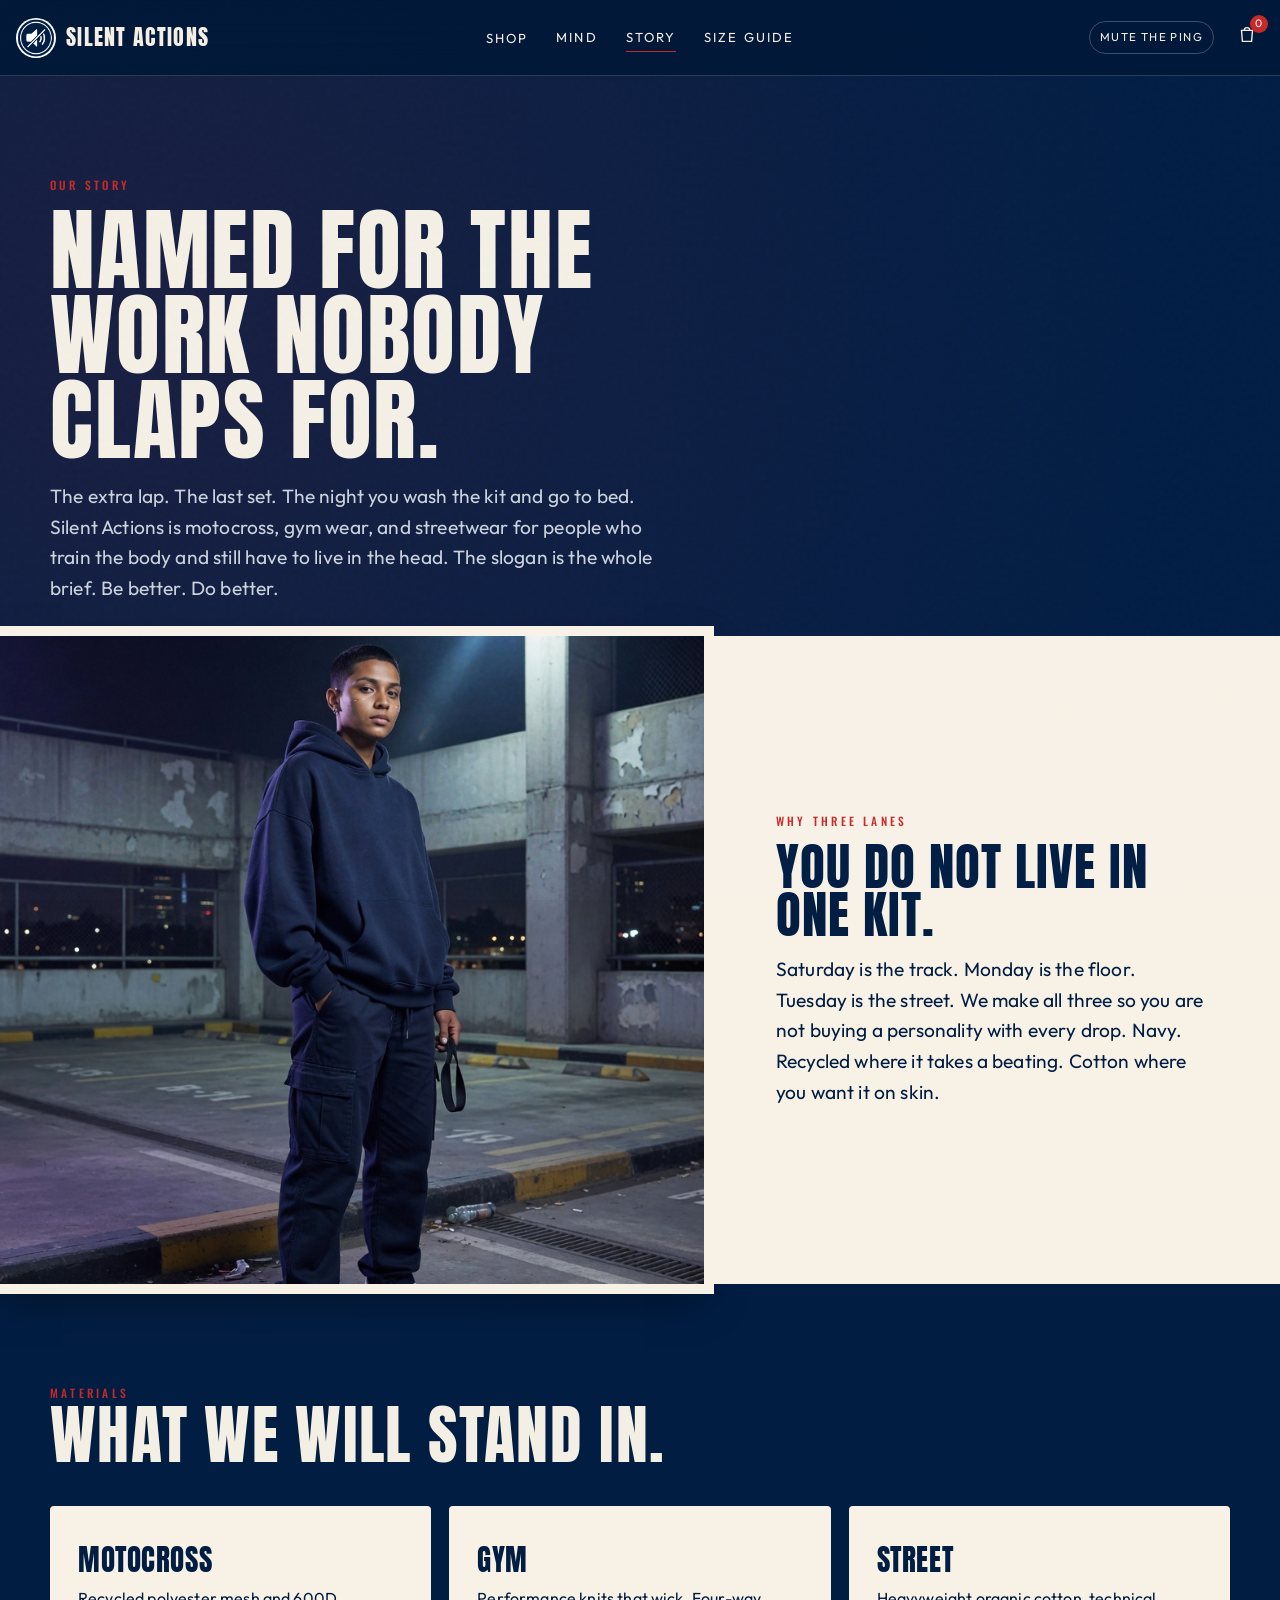
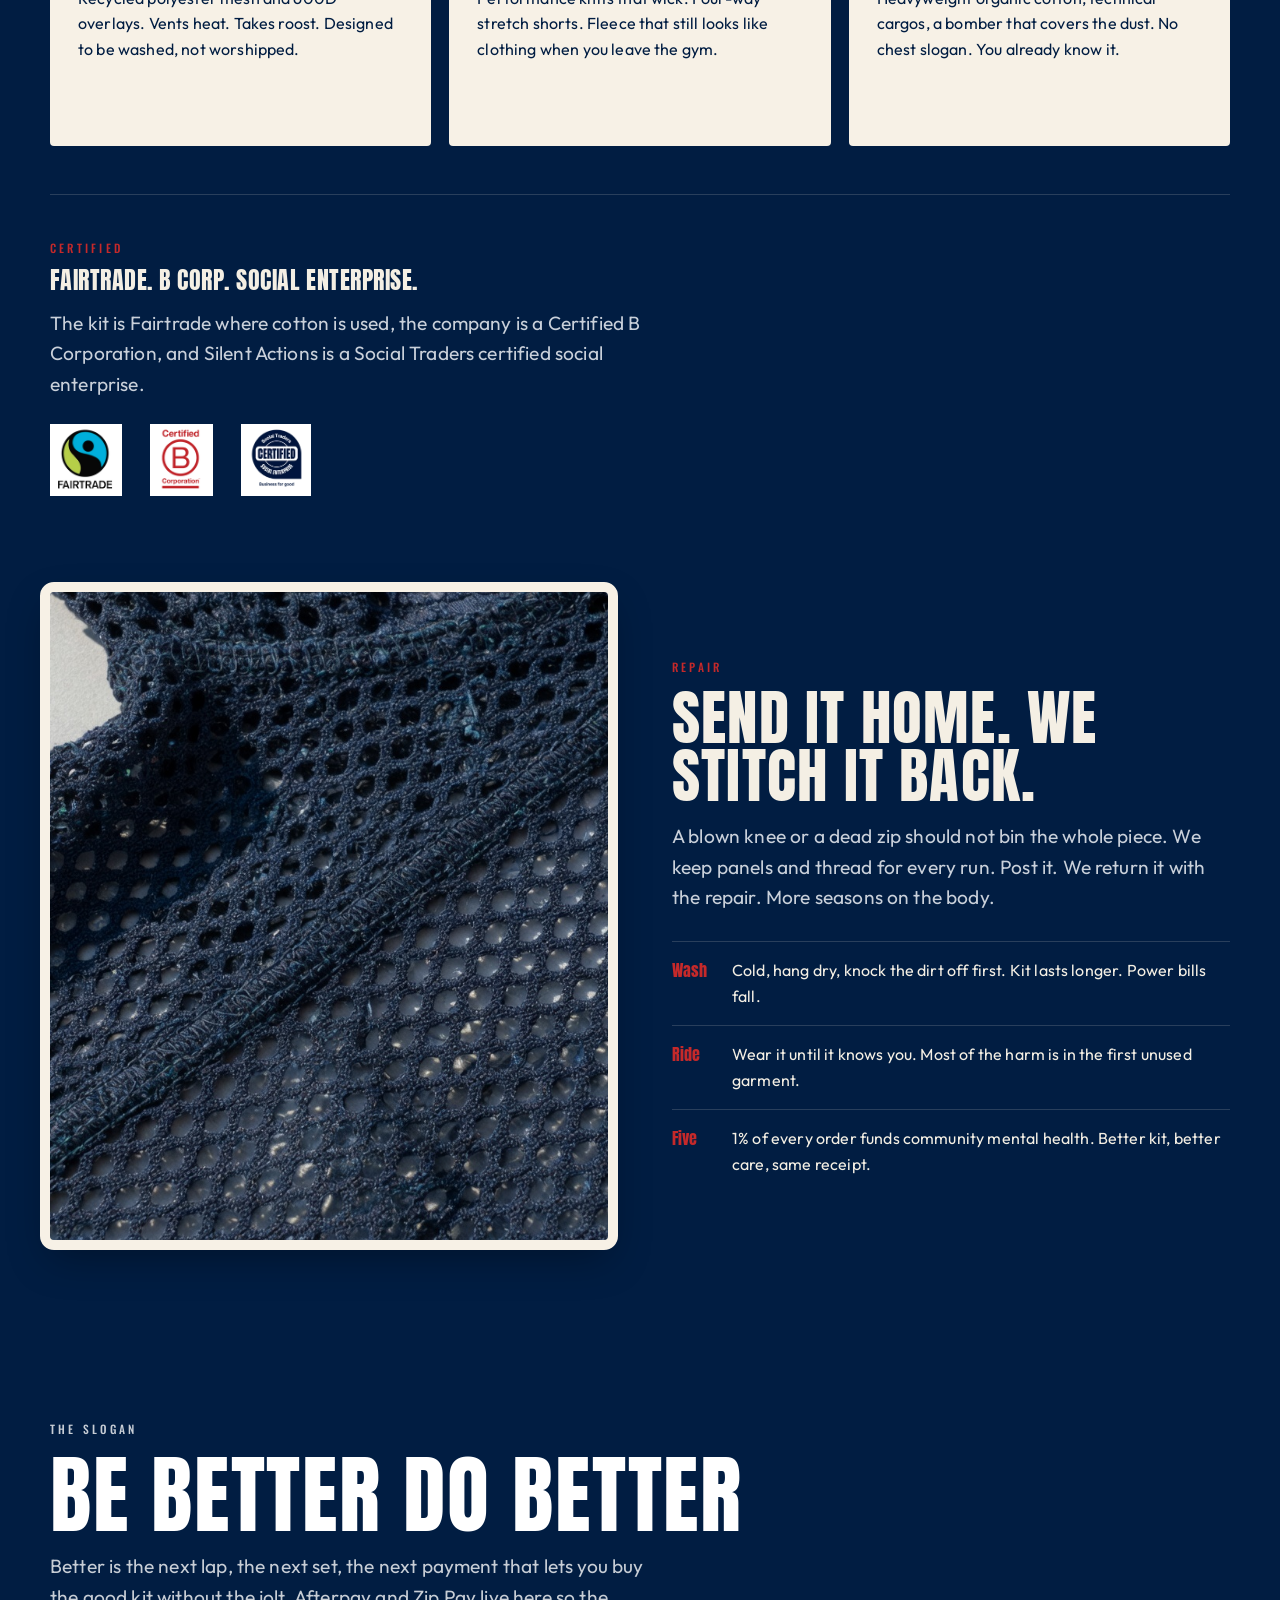
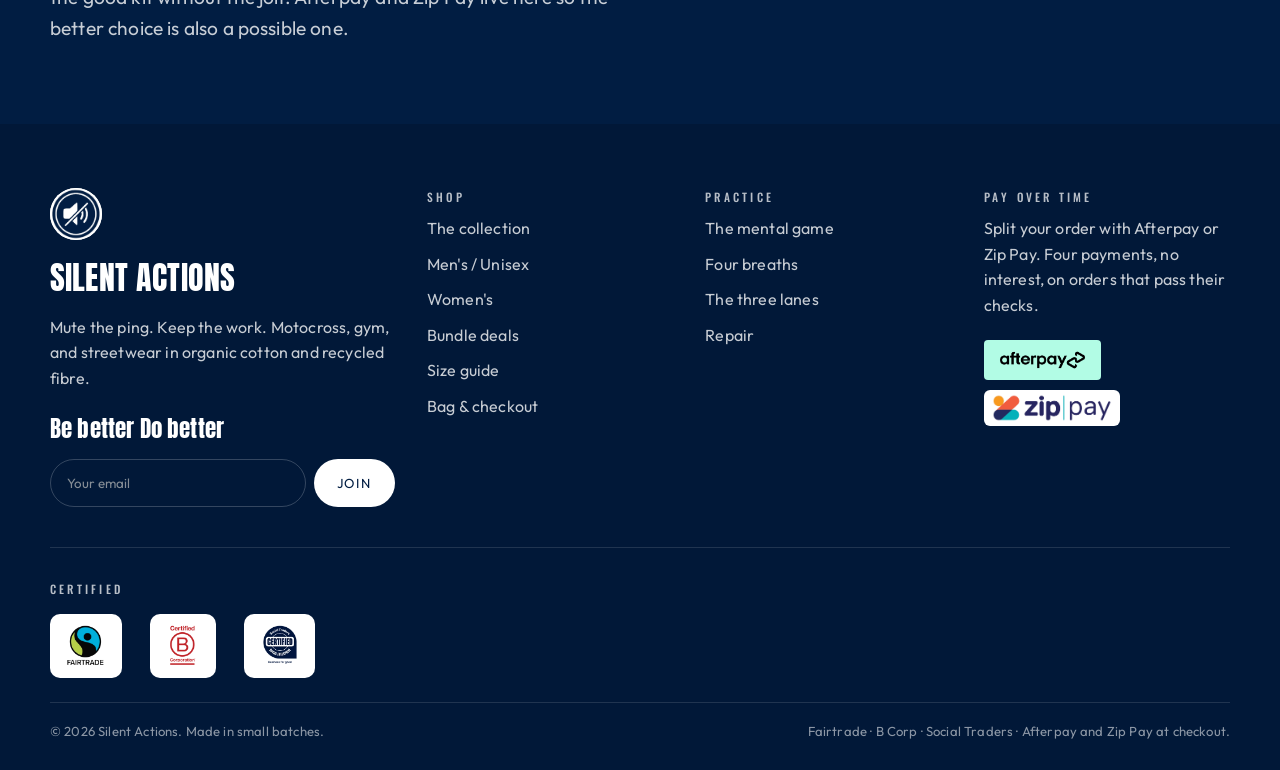
<file: story.html>
<!DOCTYPE html>
<html lang="en" data-site="video" data-build="sa-video-1">

<head>
  <meta charset="UTF-8">
  <meta name="viewport" content="width=device-width, initial-scale=1">
  <meta http-equiv="Cache-Control" content="no-store, no-cache, must-revalidate, max-age=0">
  <meta http-equiv="Pragma" content="no-cache">
  <meta http-equiv="Expires" content="0">
  <meta name="silent-actions-site" content="video">
  <meta name="silent-actions-build" content="sa-video-1">
  <title>Story — Silent Actions</title>
  <meta name="description"
    content="Silent Actions makes motocross, gym, and streetwear. Recycled kit, mental health, Be better Do better.">
  <link rel="canonical" href="https://silentactions.vercel.app/story.html">
  <meta property="og:type" content="website">
  <meta property="og:site_name" content="Silent Actions">
  <meta property="og:title" content="Story — Silent Actions">
  <meta property="og:description"
    content="Silent Actions makes motocross, gym, and streetwear. Recycled kit, mental health, Be better Do better.">
  <meta property="og:url" content="https://silentactions.vercel.app/story.html">
  <meta property="og:updated_time" content="2026-10-02T03:10:00Z">
  <meta property="og:image" content="https://silentactions.vercel.app/images/moodboard.jpg?v=sa-video-1">
  <meta property="og:image:alt" content="Silent Actions motocross, gym and streetwear">
  <meta property="og:video" content="https://silentactions.vercel.app/videos/street.mp4?v=sa-video-1">
  <meta property="og:video:secure_url" content="https://silentactions.vercel.app/videos/street.mp4?v=sa-video-1">
  <meta property="og:video:type" content="video/mp4">
  <meta name="twitter:card" content="summary_large_image">
  <meta name="twitter:title" content="Story — Silent Actions">
  <meta name="twitter:description"
    content="Silent Actions makes motocross, gym, and streetwear. Recycled kit, mental health, Be better Do better.">
  <meta name="twitter:image" content="https://silentactions.vercel.app/images/moodboard.jpg?v=sa-video-1">
  <link rel="icon" href="images/logo.png?v=sa-video-1" type="image/png">
  <link rel="stylesheet" href="css/styles.css?v=sa-video-1">
  <script>
    (function () {
      var BUILD = "sa-video-1";
      fetch("/version.json", { cache: "no-store", credentials: "same-origin" }).then(function (res) {
        return res.ok ? res.json() : null;
      }).then(function (data) {
        if (!data || (data.site === "video" && data.build === BUILD)) return;
        var next = data.build || BUILD;
        var key = "sa-bust-" + next;
        try {
          if (sessionStorage.getItem(key) === "1") return;
          sessionStorage.setItem(key, "1");
        } catch (err) { return; }
        var url = new URL(location.href);
        url.searchParams.set("sa", next);
        location.replace(url.toString());
      }).catch(function () { });
    })();
  </script>
</head>

<body data-page="story">
  <div class="grain"></div>
  <div data-header></div>

  <section class="section" style="padding-bottom:32px">
    <div class="container">
      <span class="eyebrow">Our story</span>
      <h1 style="font-size:clamp(3rem,8vw,5.6rem);max-width:14ch;margin:10px 0 18px">Named for the
        work nobody claps for.</h1>
      <p class="lede">The extra lap. The last set. The night you wash the kit and go to bed. Silent Actions is
        motocross, gym wear, and streetwear for people who train the body and still have to live in the head. The slogan
        is the whole brief. Be better. Do better.</p>
    </div>
  </section>

  <section class="band">
    <video autoplay muted loop playsinline disablepictureinpicture disableremoteplayback preload="metadata"
      poster="images/portrait.jpg" aria-label="Streetwear in a night carpark" data-silent>
      <source src="videos/street.mp4?v=sa-video-1" type="video/mp4">
    </video>
    <div class="band-copy paper-band">
      <span class="eyebrow">Why three lanes</span>
      <h2 style="font-size:clamp(2.2rem,4vw,3.4rem);margin:12px 0 14px">You do not live in one kit.</h2>
      <p class="lede">Saturday is the track. Monday is the floor. Tuesday is the street. We make all three so you are
        not buying a personality with every drop. Navy. Recycled where it takes a beating. Cotton where you want it on
        skin.</p>
    </div>
  </section>

  <section class="section">
    <div class="container">
      <div class="section-head">
        <div>
          <span class="eyebrow">Materials</span>
          <h2>What we will stand in.</h2>
        </div>
      </div>
      <div class="ritual-grid">
        <article class="ritual">
          <h3>Motocross</h3>
          <p>Recycled polyester mesh and 600D overlays. Vents heat. Takes roost. Designed to be washed, not worshipped.
          </p>
        </article>
        <article class="ritual">
          <h3>Gym</h3>
          <p>Performance knits that wick. Four-way stretch shorts. Fleece that still looks like clothing when you leave
            the gym.</p>
        </article>
        <article class="ritual">
          <h3>Street</h3>
          <p>Heavyweight organic cotton, technical cargos, a bomber that covers the dust. No chest slogan. You already
            know it.</p>
        </article>
      </div>
      <div class="cert-block">
        <p class="eyebrow">Certified</p>
        <h2 style="margin:8px 0 16px">Fairtrade. B Corp. Social enterprise.</h2>
        <p class="lede">The kit is Fairtrade where cotton is used, the company is a Certified B Corporation, and Silent
          Actions is a Social Traders certified social enterprise.</p>
        <div class="cert-logos" style="margin-top:24px">
          <img src="images/certs/fairtrade.png" alt="Fairtrade">
          <img src="images/certs/bcorp.png" alt="Certified B Corporation">
          <img src="images/certs/social-traders.png" alt="Social Traders Certified Social Enterprise">
        </div>
      </div>
    </div>
  </section>

  <section class="section" id="repair" style="padding-top:0">
    <div class="container split">
      <img src="images/fabric.jpg" alt="Recycled navy mesh fabric">
      <div>
        <span class="eyebrow">Repair</span>
        <h2 style="font-size:clamp(2.4rem,5vw,3.8rem);margin:10px 0 16px">Send it home. We stitch it back.</h2>
        <p class="lede">A blown knee or a dead zip should not bin the whole piece. We keep panels and thread for every
          run. Post it. We return it with the repair. More seasons on the body.</p>
        <ul class="quiet-list">
          <li><span>Wash</span>
            <p>Cold, hang dry, knock the dirt off first. Kit lasts longer. Power bills fall.</p>
          </li>
          <li><span>Ride</span>
            <p>Wear it until it knows you. Most of the harm is in the first unused garment.</p>
          </li>
          <li><span>Five</span>
            <p>1% of every order funds community mental health. Better kit, better care, same receipt.</p>
          </li>
        </ul>
      </div>
    </div>
  </section>

  <section class="moss-band" style="padding:80px 0">
    <div class="container">
      <span class="eyebrow">The slogan</span>
      <h2 style="font-size:clamp(3rem,8vw,5.4rem);margin:12px 0 16px">Be better Do better</h2>
      <p class="lede">Better is the next lap, the next set, the next payment that lets you buy the good kit without the
        jolt. Afterpay and Zip Pay live here so the better choice is also a possible one.</p>
    </div>
  </section>

  <div data-footer></div>
  <script src="js/app.js?v=sa-video-1"></script>
</body>

</html>
</file>
<file: css/styles.css>
@import url("https://fonts.googleapis.com/css2?family=Anton&family=Caveat:wght@500;600;700&family=Oswald:wght@400;500;600&family=Outfit:wght@300;400;500;600&display=swap");

:root {
  --sa-navy: #011D42;
  --sa-navy-deep: #011838;
  --sa-white: #FFFFFF;
  --sa-page: #011D42;
  --sa-text: #F4EFE4;
  --sa-muted: #C9D0DA;
  --sa-cream: #F4EFE4;
  --sa-paper: #F7F1E6;
  --sa-red: #C5292A;
  --sa-line: rgba(244, 239, 228, 0.16);
  --sa-wash: rgba(244, 239, 228, 0.08);
  --afterpay: #b2fce4;
  --zip: #eeff41;
  --shadow: 0 18px 40px rgba(0, 0, 0, 0.35);
  --radius: 18px;
  --header: 76px;
  --font-serif: "Anton", Impact, sans-serif;
  --font-sans: "Oswald", "Helvetica Neue", sans-serif;
  --font-body: "Outfit", "Helvetica Neue", sans-serif;
  --font-note: "Caveat", cursive;
  --ease: cubic-bezier(0.22, 1, 0.36, 1);
}

*,
*::before,
*::after {
  box-sizing: border-box;
}

html {
  scroll-behavior: smooth;
  overflow-x: hidden;
}

body {
  margin: 0;
  color: var(--sa-cream);
  background:
    radial-gradient(circle at 12% 8%, rgba(197, 41, 42, 0.12), transparent 28%),
    var(--sa-navy);
  font-family: var(--font-body);
  font-weight: 400;
  line-height: 1.6;
  letter-spacing: 0.01em;
}

img {
  max-width: 100%;
  display: block;
}

a {
  color: inherit;
  text-decoration: none;
}

:focus-visible {
  outline: 2px solid var(--sa-cream);
  outline-offset: 3px;
}

.mega :focus-visible,
.paper-band :focus-visible,
.summary :focus-visible,
.product-card :focus-visible {
  outline-color: var(--sa-navy);
}

button,
input,
select,
textarea {
  font-family: inherit;
  color: inherit;
}

button {
  cursor: pointer;
}

h1,
h2,
h3,
h4 {
  font-family: var(--font-serif);
  font-weight: 400;
  font-style: normal;
  line-height: 0.95;
  letter-spacing: 0.02em;
  text-transform: uppercase;
  margin: 0;
}

p {
  margin: 0;
}

.eyebrow {
  display: inline-block;
  font-family: var(--font-sans);
  font-size: 0.72rem;
  font-weight: 500;
  letter-spacing: 0.28em;
  text-transform: uppercase;
  color: var(--sa-red);
}

.lede {
  font-size: clamp(1.05rem, 1.5vw, 1.2rem);
  color: var(--sa-muted);
  max-width: 38rem;
}

.container {
  width: min(1180px, calc(100% - 40px));
  margin: 0 auto;
}

.container-wide {
  width: min(1400px, calc(100% - 32px));
  margin: 0 auto;
}

.grain {
  pointer-events: none;
  position: fixed;
  inset: 0;
  z-index: 8;
  opacity: 0.18;
  mix-blend-mode: overlay;
  background-image: url("data:image/svg+xml,%3Csvg viewBox='0 0 200 200' xmlns='http://www.w3.org/2000/svg'%3E%3Cfilter id='n'%3E%3CfeTurbulence type='fractalNoise' baseFrequency='.85' numOctaves='4' stitchTiles='stitch'/%3E%3C/filter%3E%3Crect width='100%25' height='100%25' filter='url(%23n)'/%3E%3C/svg%3E");
}

/* Header */
.site-header {
  position: sticky;
  top: 0;
  z-index: 40;
  height: var(--header);
  display: flex;
  align-items: center;
  background: color-mix(in srgb, var(--sa-navy-deep) 88%, transparent);
  backdrop-filter: blur(16px);
  border-bottom: 1px solid var(--sa-line);
}

.header-inner {
  width: min(1400px, calc(100% - 32px));
  margin: 0 auto;
  display: grid;
  grid-template-columns: 1fr auto 1fr;
  align-items: center;
  gap: 16px;
}

.brand {
  display: flex;
  align-items: center;
  gap: 10px;
  justify-self: start;
}

.brand img {
  width: 40px;
  height: 40px;
  border-radius: 50%;
  object-fit: contain;
  background: var(--sa-white);
}

.brand-name {
  font-family: var(--font-serif);
  font-size: 1.35rem;
  font-weight: 500;
  letter-spacing: 0.01em;
}

.nav-links {
  display: flex;
  gap: 28px;
  justify-content: center;
  align-items: center;
}

.has-mega {
  position: relative;
  padding-bottom: 22px;
  margin-bottom: -22px;
}

.has-mega .mega {
  display: none;
  position: absolute;
  top: 100%;
  left: 50%;
  transform: translateX(-50%);
  background: var(--sa-paper);
  color: var(--sa-navy);
  border: 1px solid rgba(1, 29, 66, 0.08);
  box-shadow: var(--shadow);
  padding: 28px 32px;
  min-width: 520px;
  z-index: 50;
}

.has-mega:hover .mega,
.has-mega:focus-within .mega {
  display: block;
}

.nav-links a {
  font-size: 0.82rem;
  letter-spacing: 0.16em;
  text-transform: uppercase;
  color: var(--sa-cream);
  position: relative;
}

.nav-links a::after,
.footer-col a::after {
  content: "";
  position: absolute;
  left: 0;
  bottom: -4px;
  width: 0;
  height: 1px;
  background: var(--sa-red);
  transition: width 0.35s var(--ease);
}

.nav-links a:hover::after,
.nav-links a[aria-current="page"]::after,
.footer-col a:hover::after {
  width: 100%;
}

.header-actions {
  display: flex;
  align-items: center;
  gap: 16px;
  justify-self: end;
}

.slogan-chip {
  font-size: 0.72rem;
  letter-spacing: 0.12em;
  text-transform: uppercase;
  color: var(--sa-cream);
  border: 1px solid rgba(244, 239, 228, 0.25);
  padding: 6px 10px;
  border-radius: 999px;
}

.icon-btn {
  background: none;
  border: 0;
  padding: 6px;
  position: relative;
  color: var(--sa-cream);
}

.bag-count {
  position: absolute;
  top: -2px;
  right: -4px;
  min-width: 18px;
  height: 18px;
  border-radius: 999px;
  background: var(--sa-red);
  color: var(--sa-white);
  font-size: 0.68rem;
  display: grid;
  place-items: center;
  padding: 0 5px;
}

.menu-toggle {
  display: none;
  background: none;
  border: 0;
  width: 40px;
  height: 40px;
}

.menu-toggle span {
  display: block;
  width: 18px;
  height: 1.5px;
  background: var(--sa-cream);
  margin: 5px auto;
}

/* Buttons */
.btn {
  display: inline-flex;
  align-items: center;
  justify-content: center;
  gap: 8px;
  min-height: 48px;
  padding: 0 22px;
  border-radius: 999px;
  border: 1px solid transparent;
  font-size: 0.82rem;
  letter-spacing: 0.14em;
  text-transform: uppercase;
  transition: transform 0.3s var(--ease), background 0.3s, color 0.3s;
}

.btn:hover {
  transform: translateY(-1px);
}

.btn-dark {
  background: var(--sa-red);
  color: var(--sa-white);
}

.btn-light {
  background: var(--sa-white);
  color: var(--sa-navy);
}

.btn-ghost {
  background: transparent;
  border-color: color-mix(in srgb, var(--sa-white) 50%, transparent);
  color: var(--sa-white);
}

.btn-line {
  background: transparent;
  border-color: var(--sa-cream);
  color: var(--sa-cream);
}

.btn-full {
  width: 100%;
}

/* Hero */
.hero {
  position: relative;
  min-height: calc(100vh - var(--header));
  color: var(--sa-white);
  overflow: hidden;
}

.hero img,
.hero video {
  width: 100%;
  height: 100%;
  object-fit: cover;
  object-position: center;
  position: absolute;
  inset: 0;
}

.hero-veil {
  position: absolute;
  inset: 0;
  background:
    linear-gradient(90deg, rgba(1, 24, 56, 0.88) 0%, rgba(1, 24, 56, 0.55) 42%, rgba(1, 24, 56, 0.18) 72%),
    linear-gradient(180deg, rgba(1, 24, 56, 0.28) 0%, rgba(1, 24, 56, 0.82) 100%);
}

.hero-copy {
  position: relative;
  z-index: 2;
  min-height: calc(100vh - var(--header));
  display: flex;
  flex-direction: column;
  justify-content: flex-end;
  padding: 48px 0 72px;
  width: min(1400px, calc(100% - 40px));
  margin: 0 auto;
}

.hero h1 {
  font-size: clamp(3.4rem, 9vw, 7.6rem);
  font-style: normal;
  font-weight: 400;
  max-width: 12ch;
  margin: 18px 0 16px;
  color: var(--sa-cream);
  text-shadow:
    0 1px 0 rgba(1, 24, 56, 0.85),
    0 10px 36px rgba(0, 0, 0, 0.65);
}

.hero .eyebrow {
  color: var(--sa-white);
}

.hero p {
  max-width: 32rem;
  font-size: 1.12rem;
  color: color-mix(in srgb, var(--sa-white) 92%, transparent);
  text-shadow: 0 6px 24px rgba(0, 0, 0, 0.45);
}

.hero-actions {
  display: flex;
  flex-wrap: wrap;
  gap: 12px;
  margin-top: 28px;
}

.ticker {
  overflow: hidden;
  border-block: 1px solid var(--sa-line);
  background: var(--sa-white);
  padding: 14px 0;
}

.ticker-track {
  display: flex;
  gap: 48px;
  width: max-content;
  animation: ticker 32s linear infinite;
  font-size: 0.78rem;
  letter-spacing: 0.22em;
  text-transform: uppercase;
  color: var(--sa-navy);
}

@keyframes ticker {
  from {
    transform: translateX(0);
  }

  to {
    transform: translateX(-50%);
  }
}

/* Sections */
.section {
  padding: 96px 0;
}

.section-head {
  display: flex;
  justify-content: space-between;
  align-items: end;
  gap: 24px;
  margin-bottom: 40px;
}

.section-head h2 {
  font-size: clamp(2.4rem, 5vw, 4.2rem);
}

.split {
  display: grid;
  grid-template-columns: 1fr 1fr;
  gap: 64px;
  align-items: center;
}

.split img,
.split video {
  width: 100%;
  height: min(72vh, 760px);
  object-fit: cover;
  object-position: center;
  border-radius: 4px;
}

.split.invert img,
.split.invert video {
  order: 2;
}

.quiet-list {
  margin: 28px 0 0;
  padding: 0;
  list-style: none;
  display: grid;
  gap: 16px;
}

.quiet-list li {
  display: grid;
  grid-template-columns: 48px 1fr;
  gap: 12px;
  padding-top: 16px;
  border-top: 1px solid var(--sa-line);
}

.quiet-list span {
  font-family: var(--font-serif);
  font-style: normal;
  color: var(--sa-red);
}

/* Cards */
.product-grid {
  display: grid;
  grid-template-columns: repeat(auto-fill, minmax(200px, 1fr));
  gap: 28px 22px;
  padding: 18px 8px 28px;
}

.product-card {
  display: flex;
  flex-direction: column;
  gap: 0;
  background: var(--sa-paper);
  color: var(--sa-navy);
  padding: 12px 12px 16px;
  box-shadow: 0 12px 28px rgba(0, 0, 0, 0.28);
  transform: rotate(var(--tilt, -1.4deg));
  transform-origin: 50% 8px;
  position: relative;
  transition: transform 0.45s var(--ease), box-shadow 0.45s var(--ease);
}

.product-card:hover {
  transform: rotate(0deg) translateY(-10px) scale(1.03);
  box-shadow: 0 22px 40px rgba(0, 0, 0, 0.4);
  z-index: 2;
}

.product-card .pin {
  position: absolute;
  top: -10px;
  left: 50%;
  width: 16px;
  height: 16px;
  border-radius: 50%;
  background: radial-gradient(circle at 35% 35%, #eee, #8a8a8a 45%, #444 80%);
  transform: translateX(-50%);
  box-shadow: 0 2px 4px rgba(0, 0, 0, 0.4);
  z-index: 3;
}

.product-card .media {
  position: relative;
  aspect-ratio: 1;
  overflow: hidden;
  background: var(--sa-wash);
}

.product-card img {
  width: 100%;
  height: 100%;
  object-fit: cover;
  transition: transform 0.7s var(--ease);
}

.product-card:hover img {
  transform: scale(1.06);
}

.product-card h3 {
  font-size: 1.35rem;
  margin-top: 12px;
  color: var(--sa-navy);
}

.price-row {
  display: flex;
  flex-direction: column;
  gap: 4px;
  color: var(--sa-muted);
  font-size: 0.92rem;
}

.bnpl {
  font-size: 0.78rem;
  color: var(--sa-red);
}

.pill {
  position: absolute;
  top: 12px;
  left: 12px;
  background: var(--sa-white);
  padding: 6px 10px;
  border-radius: 999px;
  font-size: 0.68rem;
  letter-spacing: 0.14em;
  text-transform: uppercase;
}

/* Feature bands */
.band {
  display: grid;
  grid-template-columns: 1.1fr 0.9fr;
  min-height: 620px;
}

.band-copy {
  padding: 72px;
  display: flex;
  flex-direction: column;
  justify-content: center;
}

.band img,
.band video {
  width: 100%;
  height: min(72vh, 680px);
  object-fit: cover;
  object-position: center;
  align-self: stretch;
}

.moss-band {
  background: var(--sa-navy);
  color: var(--sa-white);
}

.moss-band .eyebrow,
.moss-band .lede {
  color: color-mix(in srgb, var(--sa-white) 78%, transparent);
}

.paper-band {
  background: var(--sa-paper);
  color: var(--sa-navy);
}

.paper-band .lede,
.paper-band .eyebrow {
  color: var(--sa-navy);
}

.paper-band .eyebrow {
  color: var(--sa-red);
}

/* Pay badges */
.pay-row {
  display: flex;
  flex-wrap: wrap;
  gap: 10px;
  align-items: center;
}

.pay-badge {
  display: inline-flex;
  align-items: center;
  gap: 8px;
  min-height: 36px;
  padding: 0 12px;
  border-radius: 8px;
  font-size: 0.82rem;
  font-weight: 600;
  letter-spacing: 0.02em;
}

.pay-logos {
  display: inline-flex;
  align-items: center;
  gap: 10px;
  flex-wrap: wrap;
}

.pay-logos img,
.pay-choice img {
  height: 36px;
  width: auto;
  display: block;
  object-fit: contain;
}

.pay-logos img[alt="Afterpay"],
.pay-choice img[alt="Afterpay"] {
  height: 40px;
  border-radius: 4px;
}

.pay-logos-sm img {
  height: 22px;
}

.pay-logos-sm img[alt="Afterpay"] {
  height: 24px;
  border-radius: 3px;
}

.site-footer .pay-logos img[alt="Zip Pay"] {
  background: #fff;
  border-radius: 6px;
  padding: 4px 8px;
}

.pay-card {
  background: var(--sa-wash);
  color: var(--sa-navy);
}

.pay-note {
  font-size: 0.85rem;
  color: var(--sa-muted);
}

/* Shop */
.shop-hero {
  padding: 56px 0 24px;
}

.shop-layout {
  display: grid;
  grid-template-columns: 240px 1fr;
  gap: 48px;
  align-items: start;
}

.shop-nav {
  display: grid;
  grid-template-columns: 1fr 1fr;
  gap: 32px 48px;
}

.shop-sidebar .shop-nav {
  grid-template-columns: 1fr;
  gap: 28px;
  position: sticky;
  top: 96px;
}

.shop-nav-head {
  font-size: 0.78rem;
  letter-spacing: 0.2em;
  text-transform: uppercase;
  font-weight: 600;
  color: var(--sa-navy);
  margin: 0 0 12px;
}

.shop-nav-sub {
  font-size: 0.72rem;
  letter-spacing: 0.18em;
  text-transform: uppercase;
  font-weight: 600;
  color: var(--sa-navy);
  margin: 10px 0 6px;
}

.shop-nav a {
  display: block;
  font-size: 0.82rem;
  letter-spacing: 0.12em;
  text-transform: uppercase;
  color: var(--sa-muted);
  padding: 4px 0;
}

.shop-nav a:hover,
.shop-nav a[aria-current="page"],
.shop-nav .shop-nav-sublink {
  color: var(--sa-white);
}

.shop-nav .shop-nav-sublink {
  font-weight: 600;
  margin-top: 10px;
}

.filters {
  display: flex;
  flex-wrap: wrap;
  gap: 8px;
  margin: 28px 0 36px;
}

.filter-btn {
  border: 1px solid var(--sa-line);
  background: transparent;
  border-radius: 999px;
  padding: 8px 16px;
  letter-spacing: 0.12em;
  text-transform: uppercase;
  font-size: 0.72rem;
}

.filter-btn[aria-pressed="true"],
.filter-btn:hover {
  background: var(--sa-navy);
  color: var(--sa-white);
  border-color: var(--sa-navy);
}

/* Product */
.product-page {
  display: grid;
  grid-template-columns: 1.1fr 0.9fr;
  gap: 56px;
  padding: 40px 0 80px;
  align-items: start;
}

.product-gallery img {
  width: 100%;
  border-radius: 4px;
}

.product-info h1 {
  font-size: clamp(2.6rem, 5vw, 4.4rem);
  margin: 10px 0 12px;
}

.size-row {
  display: flex;
  gap: 8px;
  margin: 18px 0 24px;
  flex-wrap: wrap;
}

.size-row button {
  width: 48px;
  height: 48px;
  border: 1px solid var(--sa-line);
  background: var(--sa-white);
  border-radius: 50%;
}

.size-row button[aria-pressed="true"] {
  background: var(--sa-navy);
  color: var(--sa-white);
  border-color: var(--sa-navy);
}

.product-meta {
  margin-top: 32px;
  display: grid;
  gap: 14px;
}

.product-meta details {
  border-top: 1px solid var(--sa-line);
  padding: 14px 0;
}

.product-meta summary {
  cursor: pointer;
  letter-spacing: 0.12em;
  text-transform: uppercase;
  font-size: 0.78rem;
}

/* Mind */
.breath-layout {
  display: grid;
  grid-template-columns: 1.1fr 0.9fr;
  gap: 32px;
  align-items: stretch;
}

.breath-panel {
  background: var(--sa-navy-deep);
  color: var(--sa-white);
  border-radius: 4px;
  min-height: 560px;
  display: grid;
  place-items: center;
  text-align: center;
  padding: 40px 20px;
  position: relative;
  overflow: hidden;
}

.orb {
  width: 180px;
  height: 180px;
  border-radius: 50%;
  border: 1px solid color-mix(in srgb, var(--sa-white) 35%, transparent);
  display: grid;
  place-items: center;
  margin: 28px auto;
  transition: transform 4s ease-in-out;
  background: radial-gradient(circle at 40% 40%, color-mix(in srgb, var(--sa-white) 28%, var(--sa-navy)), var(--sa-navy-deep) 70%);
  box-shadow: 0 0 80px rgba(1, 29, 66, 0.45);
}

.breath-panel .eyebrow,
.breath-caption {
  color: color-mix(in srgb, var(--sa-white) 72%, transparent);
}

.orb.inhale {
  transform: scale(1.28);
}

.orb.hold {
  transform: scale(1.28);
}

.orb.exhale {
  transform: scale(0.82);
}

.orb.rest {
  transform: scale(0.82);
}

.phase {
  font-family: var(--font-serif);
  font-style: italic;
  font-size: 2.4rem;
}

.ritual-grid {
  display: grid;
  grid-template-columns: repeat(3, 1fr);
  gap: 18px;
}

.ritual {
  background: var(--sa-white);
  padding: 28px;
  border-radius: 4px;
  min-height: 240px;
}

.ritual h3 {
  font-size: 1.8rem;
  margin: 12px 0;
}

.cert-block {
  margin-top: 48px;
  padding-top: 40px;
  border-top: 1px solid var(--sa-line);
}

.crisis {
  margin-top: 48px;
  padding: 24px;
  border: 1px solid var(--sa-line);
  border-radius: 4px;
  background: var(--sa-white);
  font-size: 0.95rem;
}

.crisis a {
  text-decoration: underline;
  text-underline-offset: 3px;
}

/* Cart */
.cart-layout {
  display: grid;
  grid-template-columns: 1.3fr 0.7fr;
  gap: 40px;
  padding: 40px 0 80px;
  align-items: start;
}

.cart-item {
  display: grid;
  grid-template-columns: 110px 1fr auto;
  gap: 16px;
  padding: 18px 0;
  border-bottom: 1px solid var(--sa-line);
}

.cart-item img {
  width: 110px;
  height: 110px;
  object-fit: cover;
  border-radius: 4px;
}

.qty {
  display: inline-flex;
  border: 1px solid var(--sa-line);
  border-radius: 999px;
  overflow: hidden;
}

.qty button,
.qty span {
  width: 36px;
  height: 36px;
  display: grid;
  place-items: center;
  background: transparent;
  border: 0;
}

.summary {
  background: var(--sa-white);
  padding: 28px;
  border-radius: 4px;
  position: sticky;
  top: 96px;
}

.summary-row {
  display: flex;
  justify-content: space-between;
  margin: 10px 0;
}

.pay-choice {
  display: grid;
  gap: 10px;
  margin: 18px 0;
}

.pay-choice label {
  display: grid;
  grid-template-columns: auto 1fr auto;
  gap: 12px;
  align-items: center;
  padding: 12px;
  border: 1px solid var(--sa-line);
  border-radius: 10px;
  cursor: pointer;
}

.pay-choice label:has(input:checked) {
  border-color: var(--sa-red);
  background: color-mix(in srgb, var(--sa-red) 10%, var(--sa-paper));
}

.schedule {
  display: grid;
  grid-template-columns: repeat(4, 1fr);
  gap: 8px;
  margin: 12px 0 18px;
  font-size: 0.78rem;
}

.schedule div {
  background: var(--sa-wash);
  padding: 10px 8px;
  border-radius: 8px;
  text-align: center;
}

.form-grid {
  display: grid;
  gap: 10px;
  margin-top: 16px;
}

.form-grid input,
.form-grid select,
.form-grid textarea {
  width: 100%;
  min-height: 46px;
  border: 1px solid rgba(1, 29, 66, 0.18);
  background: var(--sa-white);
  color: var(--sa-navy);
  border-radius: 8px;
  padding: 0 12px;
}

.form-grid input::placeholder {
  color: #5C6B80;
}

.empty {
  grid-column: 1 / -1;
  min-height: calc(56vh - var(--header));
  padding: 80px 0;
  text-align: center;
  display: grid;
  place-items: center;
  align-content: center;
  gap: 16px;
}

.toast {
  position: fixed;
  bottom: 24px;
  left: 50%;
  transform: translateX(-50%) translateY(20px);
  background: var(--sa-navy);
  color: var(--sa-white);
  padding: 12px 18px;
  border-radius: 999px;
  opacity: 0;
  pointer-events: none;
  transition: 0.35s var(--ease);
  z-index: 50;
}

.toast.show {
  opacity: 1;
  transform: translateX(-50%) translateY(0);
}

.confirm {
  grid-column: 1 / -1;
  text-align: center;
  padding: 80px 20px;
}

/* Footer */
.site-footer {
  background: var(--sa-navy-deep);
  color: var(--sa-white);
  padding: 64px 0 28px;
}

.site-footer .eyebrow {
  color: color-mix(in srgb, var(--sa-white) 72%, transparent);
}

.footer-blurb {
  margin: 12px 0 18px;
  max-width: 28rem;
  color: color-mix(in srgb, var(--sa-white) 78%, transparent);
}

.footer-grid {
  display: grid;
  grid-template-columns: 1.4fr 1fr 1fr 1fr;
  gap: 32px;
}

.footer-logo {
  width: 52px;
  height: 52px;
  border-radius: 50%;
  object-fit: contain;
  background: var(--sa-white);
  margin-bottom: 12px;
}

.footer-brand {
  font-family: var(--font-serif);
  font-size: 2rem;
}

.footer-col {
  display: grid;
  gap: 10px;
  align-content: start;
}

.footer-col a,
.footer-col p {
  color: color-mix(in srgb, var(--sa-white) 78%, transparent);
  position: relative;
  width: fit-content;
}

.cert-logos {
  display: flex;
  flex-wrap: wrap;
  align-items: center;
  gap: 28px;
}

.cert-logos img {
  height: 72px;
  width: auto;
  object-fit: contain;
  display: block;
}

.cert-footer {
  margin-top: 40px;
  padding-top: 28px;
  border-top: 1px solid rgba(255, 255, 255, 0.12);
}

.cert-footer .eyebrow {
  margin-bottom: 16px;
}

.cert-logos-on-dark img {
  height: 64px;
  background: #fff;
  padding: 8px 12px;
  border-radius: 10px;
}

.legal {
  margin-top: 24px;
  padding-top: 18px;
  border-top: 1px solid rgba(255, 255, 255, 0.12);
  display: flex;
  justify-content: space-between;
  gap: 16px;
  flex-wrap: wrap;
  font-size: 0.82rem;
  color: color-mix(in srgb, var(--sa-white) 55%, transparent);
}

.newsletter {
  display: flex;
  gap: 8px;
  margin-top: 12px;
}

.newsletter input {
  flex: 1;
  min-height: 46px;
  border: 1px solid rgba(255, 255, 255, 0.2);
  background: transparent;
  color: var(--sa-white);
  border-radius: 999px;
  padding: 0 16px;
}

.newsletter input::placeholder {
  color: rgba(244, 239, 228, 0.55);
}

/* Mobile nav */
.mobile-nav {
  display: none;
}

.mobile-shop {
  border-top: 1px solid var(--sa-line);
  border-bottom: 1px solid var(--sa-line);
  padding: 8px 0 16px;
}

.mobile-shop summary {
  cursor: pointer;
  font-family: var(--font-serif);
  font-size: 1.4rem;
  text-transform: uppercase;
  list-style: none;
  padding: 8px 0 12px;
}

.mobile-shop summary::-webkit-details-marker {
  display: none;
}

@media (max-width: 980px) {
  .header-inner {
    grid-template-columns: auto 1fr auto;
  }

  .nav-links,
  .slogan-chip,
  .has-mega .mega,
  .shop-sidebar {
    display: none !important;
  }

  .shop-layout {
    grid-template-columns: 1fr;
  }

  .mobile-nav .shop-nav {
    grid-template-columns: 1fr 1fr;
    gap: 16px;
    padding: 8px 0 12px;
  }

  .mobile-nav .shop-nav a {
    font-size: 0.78rem;
    font-family: var(--font-sans);
  }

  .menu-toggle {
    display: block;
  }

  .mobile-nav.open {
    display: flex;
    flex-direction: column;
    gap: 14px;
    position: fixed;
    top: var(--header);
    left: 0;
    right: 0;
    bottom: 0;
    z-index: 35;
    overflow-y: auto;
    padding: 20px 20px 48px;
    background: var(--sa-navy-deep);
    border-bottom: 1px solid var(--sa-line);
    color: var(--sa-cream);
  }

  body.menu-open {
    overflow: hidden;
  }

  .mobile-nav a {
    font-size: 1.4rem;
    font-family: var(--font-serif);
  }

  .mobile-nav .shop-nav a {
    font-size: 0.82rem;
    font-family: var(--font-sans);
    color: var(--sa-cream);
  }

  .product-grid,
  .ritual-grid {
    grid-template-columns: repeat(2, 1fr);
  }

  .split,
  .band,
  .product-page,
  .cart-layout,
  .footer-grid,
  .breath-layout {
    grid-template-columns: 1fr;
  }

  .split.invert img,
  .split.invert video {
    order: 0;
  }

  .band {
    min-height: 0;
  }

  .band img,
  .band video {
    height: 360px;
    min-height: 360px;
  }

  .band-copy {
    padding: 40px 24px;
  }

  .section {
    padding: 64px 0;
  }

  .hero h1 {
    font-size: clamp(2.8rem, 13vw, 4.4rem);
  }

  .schedule {
    grid-template-columns: repeat(2, 1fr);
  }
}

@media (max-width: 640px) {

  .product-grid,
  .ritual-grid {
    grid-template-columns: 1fr;
  }

  .cart-item {
    grid-template-columns: 88px 1fr;
  }

  .cart-item .price {
    grid-column: 2;
  }

  .hero-copy {
    padding-bottom: 48px;
  }
}

.brand-name {
  font-family: var(--font-serif);
  text-transform: uppercase;
  letter-spacing: 0.06em;
}

.ticker {
  background: var(--sa-red);
  color: var(--sa-cream);
  border-block: 0;
}

.ticker-track {
  color: var(--sa-cream);
  font-family: var(--font-sans);
}

.filter-btn {
  color: var(--sa-cream);
  border-color: rgba(244, 239, 228, 0.25);
}

.filter-btn[aria-pressed="true"],
.filter-btn:hover {
  background: var(--sa-red);
  color: var(--sa-white);
  border-color: var(--sa-red);
}

.shop-nav-head,
.shop-nav-sub {
  color: var(--sa-red);
}

.shop-nav a {
  color: var(--sa-cream);
}

.mega .shop-nav-head,
.mega .shop-nav-sub {
  color: var(--sa-red);
}

.mega .shop-nav a {
  color: var(--sa-navy);
}

.mega .shop-nav a:hover,
.mega .shop-nav a[aria-current="page"],
.mega .shop-nav .shop-nav-sublink {
  color: var(--sa-red);
}

.polaroid-caption {
  padding: 4px 4px 0;
}

.polaroid-caption .price-row {
  color: var(--sa-navy);
}

.polaroid-caption .bnpl {
  color: var(--sa-red);
}

.polaroid-caption .pay-logos {
  filter: none;
}

.split>img,
.split>video,
.band img,
.band video,
.product-gallery img {
  box-shadow: 0 16px 40px rgba(0, 0, 0, 0.35);
  outline: 10px solid var(--sa-paper);
  outline-offset: 0;
}

video[data-silent] {
  display: block;
  pointer-events: none;
  background: var(--sa-navy-deep);
}

video[data-silent]::-webkit-media-controls {
  display: none !important;
}

.tape {
  font-family: var(--font-note);
  background: #efe3c4;
  color: var(--sa-navy);
  display: inline-block;
  padding: 6px 16px;
  transform: rotate(-2deg);
  font-size: 1.35rem;
  box-shadow: 0 2px 0 rgba(0, 0, 0, 0.12);
}

.stencil {
  font-family: var(--font-serif);
  text-transform: uppercase;
  line-height: 0.9;
}

.stencil-red {
  color: var(--sa-red);
}

.pct-badge {
  width: 72px;
  height: 72px;
  border-radius: 50%;
  border: 3px solid var(--sa-cream);
  display: grid;
  place-items: center;
  font-family: var(--font-serif);
  font-size: 1.6rem;
  color: var(--sa-cream);
  animation: pulse 3.2s ease-in-out infinite;
}

.hero h1 {
  text-transform: uppercase;
  letter-spacing: 0.02em;
  font-style: normal;
}

.hero-copy .lede,
.hero p {
  max-width: 36rem;
}

.pin-board {
  position: relative;
}

.reveal,
.will-reveal:not(.product-card) {
  opacity: 0;
  transform: translateY(28px);
}

.reveal.is-in,
.will-reveal:not(.product-card).is-in {
  opacity: 1;
  transform: none;
  transition: opacity 0.7s var(--ease) var(--delay, 0ms), transform 0.7s var(--ease) var(--delay, 0ms);
}

.product-card.will-reveal {
  opacity: 0;
}

.product-card.will-reveal.is-in {
  opacity: 1;
  animation: drop-pin 0.7s var(--ease) both;
  animation-delay: var(--delay, 0ms);
}

@keyframes drop-pin {
  0% {
    opacity: 0;
    transform: translateY(-40px) rotate(var(--tilt, 0deg));
  }

  70% {
    opacity: 1;
    transform: translateY(6px) rotate(var(--tilt, 0deg));
  }

  100% {
    opacity: 1;
    transform: translateY(0) rotate(var(--tilt, 0deg));
  }
}

@keyframes pulse {

  0%,
  100% {
    transform: scale(1);
    box-shadow: 0 0 0 0 rgba(244, 239, 228, 0.2);
  }

  50% {
    transform: scale(1.06);
    box-shadow: 0 0 0 10px rgba(244, 239, 228, 0);
  }
}

.mute-float {
  animation: floaty 5s ease-in-out infinite;
}

@keyframes floaty {

  0%,
  100% {
    transform: rotate(-8deg) translateY(0);
  }

  50% {
    transform: rotate(6deg) translateY(-8px);
  }
}

.summary,
.crisis,
.ritual {
  background: var(--sa-paper);
  color: var(--sa-navy);
}

.ritual h3,
.summary h2 {
  color: var(--sa-navy);
}

.size-row button {
  background: var(--sa-paper);
  color: var(--sa-navy);
}

.size-row button[aria-pressed="true"] {
  background: var(--sa-red);
  color: var(--sa-white);
  border-color: var(--sa-red);
}

.product-info h1 {
  color: var(--sa-cream);
}

.toast {
  background: var(--sa-red);
}

.footer-brand {
  font-family: var(--font-serif);
  text-transform: uppercase;
}

.pay-note {
  color: var(--sa-muted);
}

.summary .pay-note {
  color: #5C6B80;
}

.size-table {
  width: 100%;
  border-collapse: collapse;
  margin: 18px 0 40px;
  font-size: 0.92rem;
}

.size-table th,
.size-table td {
  border-bottom: 1px solid var(--sa-line);
  padding: 12px 10px;
  text-align: left;
}

.size-table th {
  letter-spacing: 0.14em;
  text-transform: uppercase;
  font-size: 0.72rem;
  color: var(--sa-red);
}

.size-table td {
  color: var(--sa-cream);
}

.size-table tbody tr:hover td {
  background: var(--sa-wash);
}

@media (max-width: 1200px) {
  .slogan-chip {
    display: none;
  }
}

@media (prefers-reduced-motion: reduce) {
  * {
    animation: none !important;
    transition: none !important;
  }
}
</file>
